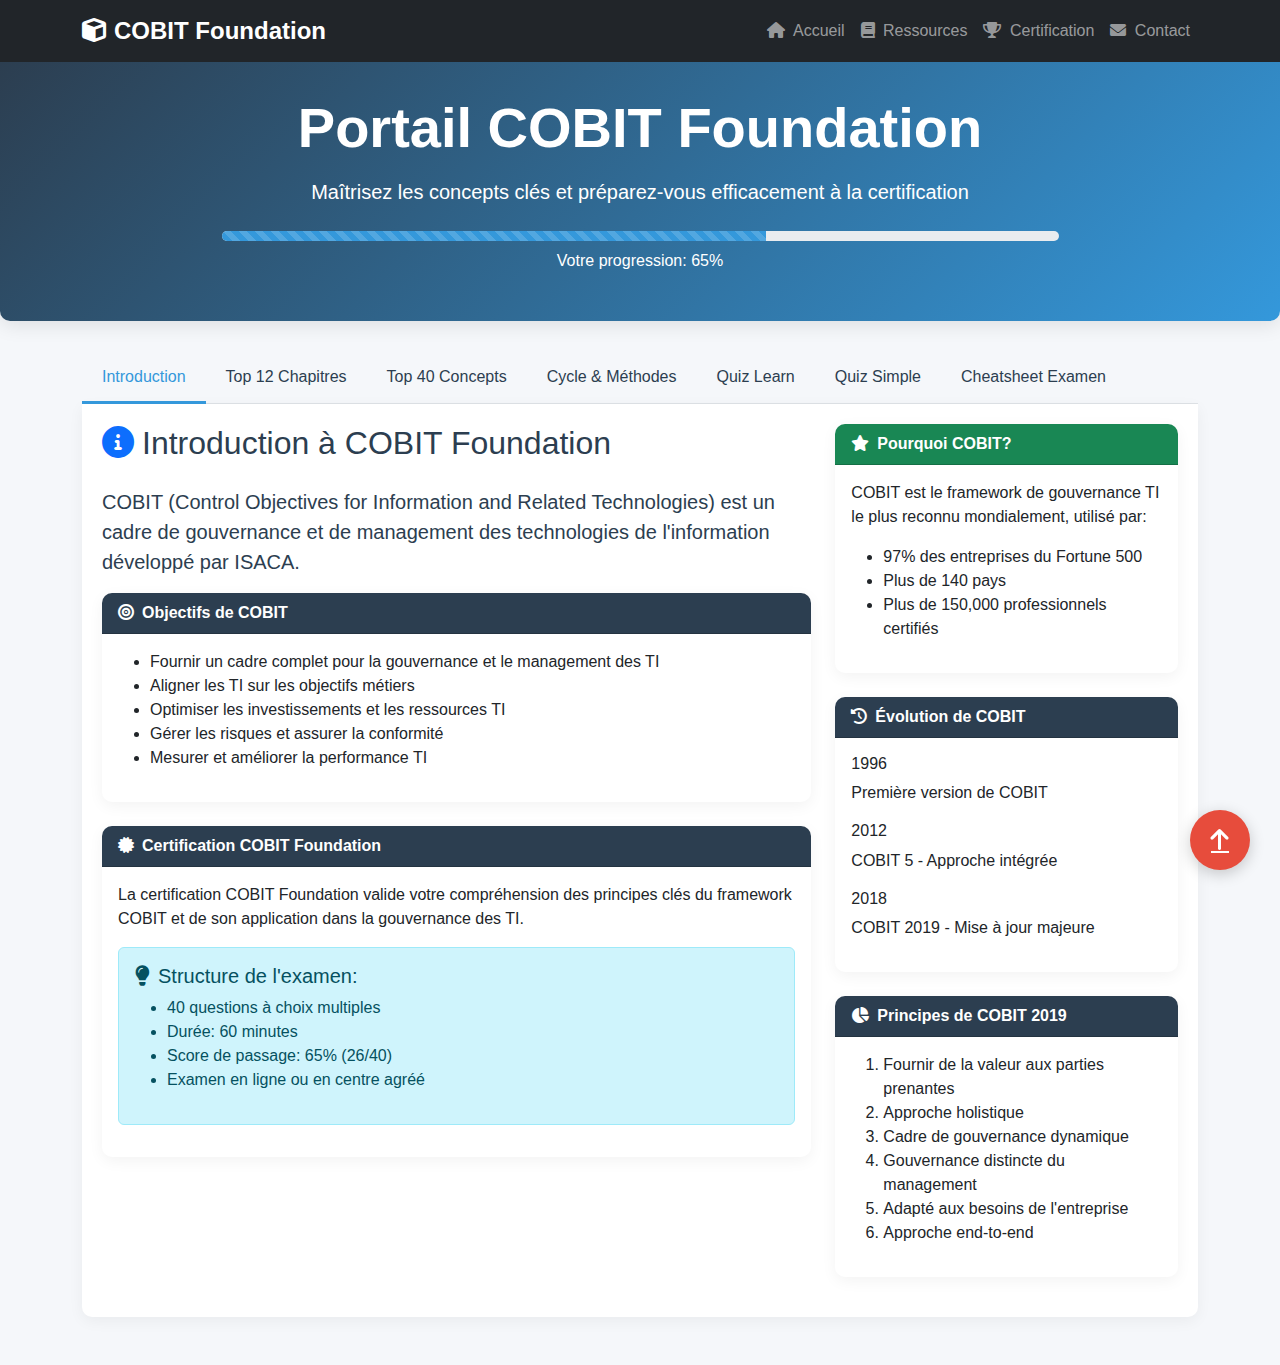
<file: COBIT/index.html>
<!DOCTYPE html>
<html lang="fr">
<head>
    <meta charset="UTF-8">
    <meta name="viewport" content="width=device-width, initial-scale=1.0">
    <title>Portail COBIT Foundation</title>
    <link href="https://cdn.jsdelivr.net/npm/bootstrap@5.3.0-alpha1/dist/css/bootstrap.min.css" rel="stylesheet">
    <link rel="stylesheet" href="https://cdnjs.cloudflare.com/ajax/libs/font-awesome/6.0.0/css/all.min.css">
    <style>
        :root {
            --primary-color: #2c3e50;
            --secondary-color: #3498db;
            --accent-color: #e74c3c;
            --light-color: #ecf0f1;
            --dark-color: #2c3e50;
        }
        
        body {
            font-family: 'Segoe UI', Tahoma, Geneva, Verdana, sans-serif;
            background-color: #f5f7fa;
            color: var(--dark-color);
        }
        
        .navbar-brand {
            font-weight: 700;
            font-size: 1.5rem;
        }
        
        .nav-link {
            font-weight: 500;
        }
        
        .dashboard-header {
            background: linear-gradient(135deg, var(--primary-color), var(--secondary-color));
            color: white;
            padding: 2rem 0;
            margin-bottom: 2rem;
            border-radius: 0 0 10px 10px;
            box-shadow: 0 4px 20px rgba(0, 0, 0, 0.1);
        }
        
        .card {
            border: none;
            border-radius: 10px;
            box-shadow: 0 4px 15px rgba(0, 0, 0, 0.05);
            transition: transform 0.3s ease, box-shadow 0.3s ease;
            margin-bottom: 20px;
        }
        
        .card:hover {
            transform: translateY(-5px);
            box-shadow: 0 10px 25px rgba(0, 0, 0, 0.1);
        }
        
        .card-header {
            background-color: var(--primary-color);
            color: white;
            border-radius: 10px 10px 0 0 !important;
            font-weight: 600;
        }
        
        .tab-content {
            padding: 20px;
            background-color: white;
            border-radius: 0 0 10px 10px;
            box-shadow: 0 4px 15px rgba(0, 0, 0, 0.05);
        }
        
        .nav-tabs .nav-link {
            color: var(--dark-color);
            font-weight: 500;
            border: none;
            padding: 12px 20px;
        }
        
        .nav-tabs .nav-link.active {
            color: var(--secondary-color);
            background-color: transparent;
            border-bottom: 3px solid var(--secondary-color);
        }
        
        .nav-tabs .nav-link:hover {
            border-color: transparent;
            color: var(--secondary-color);
        }
        
        .badge-cobit {
            background-color: var(--secondary-color);
            color: white;
        }
        
        .concept-card {
            border-left: 4px solid var(--secondary-color);
        }
        
        .quiz-question {
            margin-bottom: 20px;
            padding: 15px;
            background-color: var(--light-color);
            border-radius: 8px;
        }
        
        .quiz-option {
            padding: 10px;
            margin: 5px 0;
            cursor: pointer;
            border-radius: 5px;
            transition: all 0.3s;
        }
        
        .quiz-option:hover {
            background-color: #d6eaf8;
        }
        
        .quiz-option.selected {
            background-color: var(--secondary-color);
            color: white;
        }
        
        .quiz-option.correct {
            background-color: #2ecc71;
            color: white;
        }
        
        .quiz-option.incorrect {
            background-color: var(--accent-color);
            color: white;
        }
        
        .explanation {
            display: none;
            padding: 15px;
            margin-top: 10px;
            background-color: #f8f9fa;
            border-radius: 5px;
            border-left: 3px solid var(--secondary-color);
        }
        
        .wow-effect {
            animation: pulse 2s infinite;
        }
        
        @keyframes pulse {
            0% { transform: scale(1); }
            50% { transform: scale(1.05); }
            100% { transform: scale(1); }
        }
        
        .progress-bar-cobit {
            background-color: var(--secondary-color);
        }
        
        .cheatsheet-item {
            margin-bottom: 15px;
            padding: 15px;
            background-color: white;
            border-radius: 8px;
            box-shadow: 0 2px 5px rgba(0,0,0,0.05);
            border-left: 3px solid var(--secondary-color);
        }
        
        .floating-btn {
            position: fixed;
            bottom: 30px;
            right: 30px;
            z-index: 1000;
            width: 60px;
            height: 60px;
            border-radius: 50%;
            background-color: var(--accent-color);
            color: white;
            display: flex;
            align-items: center;
            justify-content: center;
            font-size: 24px;
            box-shadow: 0 4px 15px rgba(0, 0, 0, 0.2);
            cursor: pointer;
            transition: all 0.3s;
        }
        
        .floating-btn:hover {
            transform: scale(1.1);
            box-shadow: 0 6px 20px rgba(0, 0, 0, 0.3);
        }
    </style>
</head>
<body>
    <nav class="navbar navbar-expand-lg navbar-dark bg-dark">
        <div class="container">
            <a class="navbar-brand" href="#">
                <i class="fas fa-cube me-2"></i>COBIT Foundation
            </a>
            <button class="navbar-toggler" type="button" data-bs-toggle="collapse" data-bs-target="#navbarNav">
                <span class="navbar-toggler-icon"></span>
            </button>
            <div class="collapse navbar-collapse" id="navbarNav">
                <ul class="navbar-nav ms-auto">
                    <li class="nav-item">
                        <a class="nav-link" href="#"><i class="fas fa-home me-1"></i> Accueil</a>
                    </li>
                    <li class="nav-item">
                        <a class="nav-link" href="#"><i class="fas fa-book me-1"></i> Ressources</a>
                    </li>
                    <li class="nav-item">
                        <a class="nav-link" href="#"><i class="fas fa-trophy me-1"></i> Certification</a>
                    </li>
                    <li class="nav-item">
                        <a class="nav-link" href="#"><i class="fas fa-envelope me-1"></i> Contact</a>
                    </li>
                </ul>
            </div>
        </div>
    </nav>

    <header class="dashboard-header">
        <div class="container text-center">
            <h1 class="display-4 fw-bold mb-3 wow-effect">Portail COBIT Foundation</h1>
            <p class="lead">Maîtrisez les concepts clés et préparez-vous efficacement à la certification</p>
            <div class="d-flex justify-content-center mt-4">
                <div class="progress w-75" style="height: 10px;">
                    <div class="progress-bar progress-bar-cobit progress-bar-striped progress-bar-animated" role="progressbar" style="width: 65%;" aria-valuenow="65" aria-valuemin="0" aria-valuemax="100"></div>
                </div>
            </div>
            <p class="mt-2">Votre progression: 65%</p>
        </div>
    </header>

    <div class="container mb-5">
        <ul class="nav nav-tabs" id="cobitTabs" role="tablist">
            <li class="nav-item" role="presentation">
                <button class="nav-link active" id="intro-tab" data-bs-toggle="tab" data-bs-target="#intro" type="button" role="tab">Introduction</button>
            </li>
            <li class="nav-item" role="presentation">
                <button class="nav-link" id="chapters-tab" data-bs-toggle="tab" data-bs-target="#chapters" type="button" role="tab">Top 12 Chapitres</button>
            </li>
            <li class="nav-item" role="presentation">
                <button class="nav-link" id="concepts-tab" data-bs-toggle="tab" data-bs-target="#concepts" type="button" role="tab">Top 40 Concepts</button>
            </li>
            <li class="nav-item" role="presentation">
                <button class="nav-link" id="methods-tab" data-bs-toggle="tab" data-bs-target="#methods" type="button" role="tab">Cycle & Méthodes</button>
            </li>
            <li class="nav-item" role="presentation">
                <button class="nav-link" id="quiz-learn-tab" data-bs-toggle="tab" data-bs-target="#quiz-learn" type="button" role="tab">Quiz Learn</button>
            </li>
            <li class="nav-item" role="presentation">
                <button class="nav-link" id="quiz-simple-tab" data-bs-toggle="tab" data-bs-target="#quiz-simple" type="button" role="tab">Quiz Simple</button>
            </li>
            <li class="nav-item" role="presentation">
                <button class="nav-link" id="cheatsheet-tab" data-bs-toggle="tab" data-bs-target="#cheatsheet" type="button" role="tab">Cheatsheet Examen</button>
            </li>
        </ul>

        <div class="tab-content" id="cobitTabsContent">
            <div class="tab-pane fade show active" id="intro" role="tabpanel">
                <div class="row">
                    <div class="col-lg-8">
                        <h2 class="mb-4"><i class="fas fa-info-circle text-primary me-2"></i>Introduction à COBIT Foundation</h2>
                        <p class="lead">COBIT (Control Objectives for Information and Related Technologies) est un cadre de gouvernance et de management des technologies de l'information développé par ISACA.</p>
                        
                        <div class="card mb-4">
                            <div class="card-header">
                                <i class="fas fa-bullseye me-2"></i>Objectifs de COBIT
                            </div>
                            <div class="card-body">
                                <ul>
                                    <li>Fournir un cadre complet pour la gouvernance et le management des TI</li>
                                    <li>Aligner les TI sur les objectifs métiers</li>
                                    <li>Optimiser les investissements et les ressources TI</li>
                                    <li>Gérer les risques et assurer la conformité</li>
                                    <li>Mesurer et améliorer la performance TI</li>
                                </ul>
                            </div>
                        </div>
                        
                        <div class="card mb-4">
                            <div class="card-header">
                                <i class="fas fa-certificate me-2"></i>Certification COBIT Foundation
                            </div>
                            <div class="card-body">
                                <p>La certification COBIT Foundation valide votre compréhension des principes clés du framework COBIT et de son application dans la gouvernance des TI.</p>
                                <div class="alert alert-info">
                                    <h5><i class="fas fa-lightbulb me-2"></i>Structure de l'examen:</h5>
                                    <ul>
                                        <li>40 questions à choix multiples</li>
                                        <li>Durée: 60 minutes</li>
                                        <li>Score de passage: 65% (26/40)</li>
                                        <li>Examen en ligne ou en centre agréé</li>
                                    </ul>
                                </div>
                            </div>
                        </div>
                    </div>
                    
                    <div class="col-lg-4">
                        <div class="card mb-4 wow-effect">
                            <div class="card-header bg-success text-white">
                                <i class="fas fa-star me-2"></i>Pourquoi COBIT?
                            </div>
                            <div class="card-body">
                                <p>COBIT est le framework de gouvernance TI le plus reconnu mondialement, utilisé par:</p>
                                <ul>
                                    <li>97% des entreprises du Fortune 500</li>
                                    <li>Plus de 140 pays</li>
                                    <li>Plus de 150,000 professionnels certifiés</li>
                                </ul>
                            </div>
                        </div>
                        
                        <div class="card mb-4">
                            <div class="card-header">
                                <i class="fas fa-history me-2"></i>Évolution de COBIT
                            </div>
                            <div class="card-body">
                                <div class="timeline">
                                    <div class="timeline-item">
                                        <h6>1996</h6>
                                        <p>Première version de COBIT</p>
                                    </div>
                                    <div class="timeline-item">
                                        <h6>2012</h6>
                                        <p>COBIT 5 - Approche intégrée</p>
                                    </div>
                                    <div class="timeline-item">
                                        <h6>2018</h6>
                                        <p>COBIT 2019 - Mise à jour majeure</p>
                                    </div>
                                </div>
                            </div>
                        </div>
                        
                        <div class="card">
                            <div class="card-header">
                                <i class="fas fa-chart-pie me-2"></i>Principes de COBIT 2019
                            </div>
                            <div class="card-body">
                                <ol>
                                    <li>Fournir de la valeur aux parties prenantes</li>
                                    <li>Approche holistique</li>
                                    <li>Cadre de gouvernance dynamique</li>
                                    <li>Gouvernance distincte du management</li>
                                    <li>Adapté aux besoins de l'entreprise</li>
                                    <li>Approche end-to-end</li>
                                </ol>
                            </div>
                        </div>
                    </div>
                </div>
            </div>
            
          <div class="tab-pane fade" id="chapters" role="tabpanel">
    <h2 class="mb-4"><i class="fas fa-book-open text-primary me-2"></i>Top 12 des Chapitres COBIT</h2>
    <p class="lead">Les chapitres clés à maîtriser pour la certification COBIT Foundation. Chaque section offre un aperçu concis des points essentiels.</p>

    <div class="row">
        <div class="col-md-6 col-lg-4 mb-4">
            <div class="card h-100 shadow-sm border-0">
                <div class="card-header bg-primary text-white d-flex align-items-center">
                    <span class="badge bg-light text-primary me-2 rounded-pill fs-6">1</span> <h5 class="mb-0">Introduction à COBIT</h5>
                </div>
                <div class="card-body">
                    <p>Ce chapitre pose les bases de COBIT, un cadre de gouvernance et de gestion de l'information et de la technologie d'entreprise (EGIT). Il est crucial pour comprendre le rôle et l'importance des TI dans la réalisation des objectifs commerciaux.</p>
                    <h6>Points clés à retenir :</h6>
                    <ul>
                        <li><strong>Qu'est-ce que COBIT ?</strong> Un cadre flexible pour l'EGIT, aidant les organisations à créer de la valeur à partir des TI.</li>
                        <li><strong>Évolution de COBIT :</strong> Comprendre les grandes lignes de l'historique de COBIT, des versions précédentes (COBIT 5) aux nouveautés de COBIT 2019 (facteurs de conception, modèle de performance).</li>
                        <li><strong>Domaine d'application :</strong> COBIT couvre l'ensemble de l'entreprise, pas seulement la fonction informatique. Il s'aligne avec d'autres cadres (ITIL, ISO 27001, etc.).</li>
                        <li><strong>Distinction Gouvernance vs. Gestion :</strong>
                            <ul>
                                <li><strong>Gouvernance (EDM):</strong> Évaluer (Evaluate), Diriger (Direct), Surveiller (Monitor). C'est le rôle du conseil d'administration et de la haute direction.</li>
                                <li><strong>Gestion (PBRM):</strong> Planifier (Plan), Construire (Build), Exécuter (Run), Surveiller (Monitor). C'est le rôle de la direction exécutive et de l'IT.</li>
                            </ul>
                        </li>
                        <li><strong>Bénéfices de COBIT :</strong> Aide à optimiser la valeur des investissements IT, à gérer les risques liés aux TI et à répondre aux exigences de conformité.</li>
                    </ul>
                    <span class="badge bg-info mt-2">Fondamentaux</span>
                </div>
            </div>
        </div>

        <div class="col-md-6 col-lg-4 mb-4">
            <div class="card h-100 shadow-sm border-0">
                <div class="card-header bg-primary text-white d-flex align-items-center">
                    <span class="badge bg-light text-primary me-2 rounded-pill fs-6">2</span> <h5 class="mb-0">Principes de Gouvernance</h5>
                </div>
                <div class="card-body">
                    <p>Ce chapitre détaille les six principes fondamentaux qui sous-tendent un système de gouvernance efficace des TI, garantissant sa pertinence et son adaptabilité.</p>
                    <h6>Ces principes sont :</h6>
                    <ul>
                        <li><strong>1. Fournir de la valeur aux parties prenantes :</strong> Assurer que les TI contribuent à la création de valeur et à l'atteinte des objectifs stratégiques de l'entreprise.</li>
                        <li><strong>2. Approche holistique :</strong> Un système de gouvernance doit considérer tous les composants interdépendants (processus, structures, culture, informations, etc.) comme un tout intégré.</li>
                        <li><strong>3. Système de gouvernance dynamique :</strong> Le cadre doit être flexible et s'adapter aux changements de l'environnement interne et externe (technologies, régulations, stratégie).</li>
                        <li><strong>4. Gouvernance distincte du management :</strong> Rôles et responsabilités clairement séparés entre les activités de gouvernance (EDM) et de management (PBRM).</li>
                        <li><strong>5. Adapté aux besoins de l'entreprise :</strong> Le système de gouvernance doit être personnalisable pour répondre aux facteurs de conception spécifiques de chaque organisation.</li>
                        <li><strong>6. Couverture de bout en bout de l'entreprise :</strong> La gouvernance des TI doit être intégrée à la gouvernance globale de l'entreprise, et non rester isolée au sein du département IT.</li>
                    </ul>
                    <p>Ces principes sont essentiels pour la conception et la mise en œuvre d'un système de gouvernance qui soutient efficacement les objectifs d'une organisation.</p>
                    <span class="badge bg-warning text-dark mt-2">Important</span>
                </div>
            </div>
        </div>

        <div class="col-md-6 col-lg-4 mb-4">
            <div class="card h-100 shadow-sm border-0">
                <div class="card-header bg-primary text-white d-flex align-items-center">
                    <span class="badge bg-light text-primary me-2 rounded-pill fs-6">3</span> <h5 class="mb-0">Cadre de Référence</h5>
                </div>
                <div class="card-body">
                    <p>Ce chapitre décrit la structure et les composants du cadre COBIT 2019, illustrant comment il est organisé pour fournir une approche complète et intégrée de l'EGIT.</p>
                    <h6>Éléments clés de la structure :</h6>
                    <ul>
                        <li><strong>Le Modèle de Référence COBIT Core :</strong> Il contient les 40 objectifs de gouvernance et de management, regroupés en 5 domaines (1 domaine de Gouvernance et 4 domaines de Management).</li>
                        <li><strong>Objectifs de Gouvernance (EDM) :</strong> Évaluer, Diriger et Surveiller. Il n'y a qu'un seul domaine de gouvernance.</li>
                        <li><strong>Objectifs de Management (APO, BAI, DSS, MEA) :</strong>
                            <ul>
                                <li><strong>APO (Align, Plan and Organise) :</strong> Alignement, planification et organisation.</li>
                                <li><strong>BAI (Build, Acquire and Implement) :</strong> Construction, acquisition et mise en œuvre.</li>
                                <li><strong>DSS (Deliver, Service and Support) :</strong> Livraison, service et support.</li>
                                <li><strong>MEA (Monitor, Evaluate and Assess) :</strong> Surveillance, évaluation et appréciation.</li>
                            </ul>
                        </li>
                        <li><strong>Composants de Gouvernance :</strong> Les différents éléments qui contribuent au système de gouvernance (processus, structures, information, culture, etc.).</li>
                        <li><strong>Facteurs de Conception :</strong> Éléments contextuels qui influencent la conception du système de gouvernance.</li>
                    </ul>
                    <p>Comprendre cette structure est fondamental pour naviguer dans COBIT et appliquer ses principes et objectifs.</p>
                    <span class="badge bg-danger mt-2">Critique</span>
                </div>
            </div>
        </div>

        <div class="col-md-6 col-lg-4 mb-4">
            <div class="card h-100 shadow-sm border-0">
                <div class="card-header bg-primary text-white d-flex align-items-center">
                    <span class="badge bg-light text-primary me-2 rounded-pill fs-6">4</span> <h5 class="mb-0">Composants de Gouvernance</h5>
                </div>
                <div class="card-body">
                    <p>Ce chapitre explore les différents types de "composants" qui, ensemble, forment un système de gouvernance complet et intégré selon COBIT 2019.</p>
                    <h6>Types de Composants :</h6>
                    <ul>
                        <li><strong>Processus :</strong> L'ensemble des pratiques et activités pour atteindre les objectifs de gouvernance et de management. Chaque objectif de gouvernance/management est pris en charge par un processus.</li>
                        <li><strong>Structures Organisationnelles :</strong> Les entités au sein de l'entreprise qui prennent les décisions ou sont responsables des activités (ex: conseil d'administration, comité de direction IT).</li>
                        <li><strong>Principes, Politiques et Cadres :</strong> Les règles et directives pour guider le comportement et assurer la cohérence (ex: politique de sécurité, principes d'architecture).</li>
                        <li><strong>Information :</strong> Les données et informations nécessaires au fonctionnement de l'organisation et à la prise de décision (informations sur les clients, les performances, etc.).</li>
                        <li><strong>Culture, Éthique et Comportement :</strong> L'ensemble des valeurs, croyances et comportements attendus dans l'organisation qui influencent la gouvernance.</li>
                        <li><strong>Services, Infrastructures et Applications :</strong> Les capacités informatiques sous-jacentes qui soutiennent les activités de l'entreprise.</li>
                        <li><strong>Personnes, Compétences et Compétences :</strong> Les individus et leurs savoir-faire requis pour le fonctionnement efficace du système de gouvernance.</li>
                    </ul>
                    <p>Ces composants sont interdépendants et doivent être alignés pour que le système de gouvernance soit efficace.</p>
                    <span class="badge bg-warning text-dark mt-2">Important</span>
                </div>
            </div>
        </div>

        <div class="col-md-6 col-lg-4 mb-4">
            <div class="card h-100 shadow-sm border-0">
                <div class="card-header bg-primary text-white d-flex align-items-center">
                    <span class="badge bg-light text-primary me-2 rounded-pill fs-6">5</span> <h5 class="mb-0">Domaines et Objectifs</h5>
                </div>
                <div class="card-body">
                    <p>Ce chapitre est au cœur de COBIT 2019, détaillant les 40 objectifs de gouvernance et de management qui structurent le cadre. Ces objectifs sont regroupés en 5 domaines distincts.</p>
                    <h6>Les 5 Domaines d'Objectifs :</h6>
                    <ul>
                        <li><strong>EDM (Evaluate, Direct and Monitor) - Gouvernance (5 objectifs) :</strong>
                            <ul>
                                <li>EDM01: S'assurer de l'établissement et du maintien du cadre de gouvernance.</li>
                                <li>EDM02: S'assurer de la réalisation des bénéfices.</li>
                                <li>EDM03: S'assurer de l'optimisation des risques.</li>
                                <li>EDM04: S'assurer de l'optimisation des ressources.</li>
                                <li>EDM05: S'assurer de la transparence pour les parties prenantes.</li>
                            </ul>
                        </li>
                        <li><strong>APO (Align, Plan and Organise) - Management (14 objectifs) :</strong> Stratégie, architecture, gestion des parties prenantes, budget, RH, etc.</li>
                        <li><strong>BAI (Build, Acquire and Implement) - Management (11 objectifs) :</strong> Gestion des programmes, exigences, solutions, changements, connaissances, etc.</li>
                        <li><strong>DSS (Deliver, Service and Support) - Management (6 objectifs) :</strong> Gestion des opérations, demandes de service, incidents, problèmes, continuité, sécurité, etc.</li>
                        <li><strong>MEA (Monitor, Evaluate and Assess) - Management (4 objectifs) :</strong> Surveillance de la performance, conformité réglementaire, audits internes.</li>
                    </ul>
                    <p>Chaque objectif est détaillé avec des pratiques de gestion, des entrées/sorties, et des activités clés. La compréhension de ces objectifs est essentielle pour la certification.</p>
                    <span class="badge bg-danger mt-2">Critique</span>
                </div>
            </div>
        </div>

        <div class="col-md-6 col-lg-4 mb-4">
            <div class="card h-100 shadow-sm border-0">
                <div class="card-header bg-primary text-white d-flex align-items-center">
                    <span class="badge bg-light text-primary me-2 rounded-pill fs-6">6</span> <h5 class="mb-0">Performance Management</h5>
                </div>
                <div class="card-body">
                    <p>Ce chapitre explique comment la performance des processus de gouvernance et de management est mesurée et évaluée dans COBIT 2019, en s'appuyant sur des normes internationales.</p>
                    <h6>Points clés :</h6>
                    <ul>
                        <li><strong>Objectif :</strong> Évaluer si les objectifs de gouvernance et de management sont atteints et si les processus fonctionnent comme prévu pour créer de la valeur.</li>
                        <li><strong>Modèle de Capacité des Processus :</strong> COBIT 2019 utilise le modèle d'évaluation de la capacité des processus basé sur la norme ISO/IEC 33000 (anciennement ISO/IEC 15504 ou SPICE).</li>
                        <li><strong>Niveaux de Capacité (0 à 5) :</strong>
                            <ul>
                                <li><strong>0 (Incomplet) :</strong> Le processus n'est pas implémenté ou ne parvient pas à atteindre son objectif.</li>
                                <li><strong>1 (Exécuté) :</strong> Le processus est implémenté et atteint son objectif.</li>
                                <li><strong>2 (Géré) :</strong> Le processus est planifié, surveillé et ajusté ; les résultats sont établis et contrôlés.</li>
                                <li><strong>3 (Établi) :</strong> Le processus est mis en œuvre à l'aide d'un processus défini, qui est adapté aux besoins de l'organisation.</li>
                                <li><strong>4 (Prévisible) :</strong> Le processus est exécuté de manière cohérente dans des limites définies.</li>
                                <li><strong>5 (Optimisation) :</strong> Le processus est continuellement amélioré pour atteindre ses objectifs actuels et futurs.</li>
                            </ul>
                        </li>
                        <li><strong>Niveaux de Maturité :</strong> Mesure la maturité de l'entreprise dans son ensemble, en tenant compte des objectifs de gouvernance, des facteurs de conception et des compétences.</li>
                    </ul>
                    <span class="badge bg-info mt-2">Fondamentaux</span>
                </div>
            </div>
        </div>

        <div class="col-md-6 col-lg-4 mb-4">
				<div class="card h-100 shadow-sm border-0">
					<div class="card-header bg-primary text-white d-flex align-items-center">
						<span class="badge bg-light text-primary me-2 rounded-pill fs-6">7</span> <h5 class="mb-0">Design Factors</h5>
					</div>
					<div class="card-body">
						<p>Les facteurs de conception sont une nouveauté majeure de COBIT 2019. Ils permettent aux organisations de personnaliser leur système de gouvernance des TI en fonction de leur contexte unique.</p>
						<h6>Exemples de Facteurs de Conception :</h6>
						<ul>
							<li><strong>Stratégie de l'entreprise :</strong> La stratégie de l'organisation (ex: croissance, innovation, optimisation des coûts) influence les priorités de gouvernance.</li>
							<li><strong>Objectifs d'entreprise :</strong> Les objectifs spécifiques que l'entreprise cherche à atteindre (ex: augmenter la part de marché, améliorer la satisfaction client).</li>
							<li><strong>Profil de risque :</strong> Le niveau de risque que l'entreprise est prête à accepter ou à gérer dans ses activités liées aux TI.</li>
							<li><strong>Paysage des menaces :</strong> La nature et la gravité des menaces externes et internes pesant sur les TI (ex: cyberattaques, pannes de système).</li>
							<li><strong>Exigences de conformité :</strong> Les réglementations, lois et politiques auxquelles l'organisation doit se conformer (ex: RGPD, PCI DSS).</li>
							<li><strong>Rôle des TI dans l'entreprise :</strong> Les TI sont-elles un support (cost centre) ou un partenaire stratégique (value creator) ?</li>
							<li><strong>Modèle de sourcing des TI :</strong> Utilisation de l'interne, de l'externalisation, du cloud, etc.</li>
							<li><strong>Méthodologies de mise en œuvre des TI :</strong> Agile, DevOps, waterfall.</li>
							<li><strong>Taille de l'entreprise.</strong></li>
						</ul>
						<p>Ces facteurs aident à sélectionner et à pondérer les objectifs de gouvernance et de management les plus pertinents pour une organisation donnée.</p>
						<span class="badge bg-warning text-dark mt-2">Important</span>
					</div>
				</div>
			</div>

			<div class="col-md-6 col-lg-4 mb-4">
				<div class="card h-100 shadow-sm border-0">
					<div class="card-header bg-primary text-white d-flex align-items-center">
						<span class="badge bg-light text-primary me-2 rounded-pill fs-6">8</span> <h5 class="mb-0">Mise en Œuvre</h5>
					</div>
					<div class="card-body">
						<p>Ce chapitre guide les organisations à travers les étapes de la mise en œuvre d'un système de gouvernance basé sur COBIT. Il s'agit d'une approche itérative et structurée.</p>
						<h6>Les 7 Phases de Mise en Œuvre :</h6>
						<ul>
							<li><strong>1. Identifier le périmètre et le mandat :</strong> Définir clairement les objectifs et les attentes de l'initiative de gouvernance.</li>
							<li><strong>2. Analyser l'environnement actuel :</strong> Évaluer la situation existante de la gouvernance des TI et identifier les lacunes.</li>
							<li><strong>3. Planifier la feuille de route :</strong> Définir les objectifs à atteindre, les actions à entreprendre et les ressources nécessaires.</li>
							<li><strong>4. Mettre en œuvre :</strong> Réaliser les changements planifiés, en se concentrant sur les quick wins et les priorités.</li>
							<li><strong>5. Évaluer le progrès :</strong> Mesurer l'efficacité des changements apportés et l'atteinte des objectifs.</li>
							<li><strong>6. Maintenir et Améliorer :</strong> Assurer la pérennité du système de gouvernance et l'améliorer continuellement.</li>
							<li><strong>7. Étendre :</strong> Appliquer la gouvernance à d'autres domaines ou approfondir les initiatives existantes.</li>
						</ul>
						<p>L'approche de mise en œuvre de COBIT est cyclique, encourageant l'amélioration continue et l'adaptation.</p>
						<span class="badge bg-info mt-2">Fondamentaux</span>
					</div>
				</div>
			</div>

			<div class="col-md-6 col-lg-4 mb-4">
				<div class="card h-100 shadow-sm border-0">
					<div class="card-header bg-primary text-white d-flex align-items-center">
						<span class="badge bg-light text-primary me-2 rounded-pill fs-6">9</span> <h5 class="mb-0">Cas d'Utilisation</h5>
					</div>
					<div class="card-body">
						<p>Ce chapitre présente des exemples concrets d'application de COBIT pour relever des défis spécifiques ou soutenir des initiatives stratégiques au sein d'une organisation.</p>
						<h6>Exemples de Cas d'Utilisation :</h6>
						<ul>
							<li><strong>Transformation numérique :</strong> Utiliser COBIT pour aligner les initiatives numériques avec la stratégie globale et gérer les risques associés.</li>
							<li><strong>Gestion de la sécurité de l'information :</strong> Appliquer COBIT (notamment les objectifs liés à la sécurité, comme DSS05 Gérer la sécurité) pour établir un cadre de gouvernance de la cybersécurité.</li>
							<li><strong>Gestion des risques informatiques :</strong> Intégrer les pratiques de gestion des risques (APO12 Gérer les risques, EDM03 S'assurer de l'optimisation des risques) pour identifier, évaluer et atténuer les menaces.</li>
							<li><strong>Conformité réglementaire :</strong> Utiliser COBIT pour démontrer et assurer la conformité aux lois et régulations spécifiques (ex: RGPD, SOX, HIPAA).</li>
							<li><strong>Optimisation des coûts TI :</strong> Appliquer COBIT pour rationaliser les opérations, réduire les gaspillages et s'assurer que les investissements TI génèrent un retour sur investissement optimal.</li>
							<li><strong>Amélioration des processus opérationnels :</strong> Utiliser les objectifs de management (APO, BAI, DSS, MEA) pour améliorer l'efficacité et l'efficience des services TI.</li>
							<li><strong>Intégration de cadres :</strong> COBIT peut servir de cadre "parapluie" pour intégrer et harmoniser d'autres cadres (ITIL, PMBOK, PRINCE2, CMMI) au sein de l'organisation.</li>
						</ul>
						<p>Ces cas illustrent la flexibilité de COBIT et sa capacité à être adapté à divers contextes et besoins.</p>
						<span class="badge bg-success mt-2">Pratique</span>
					</div>
				</div>
			</div>

			<div class="col-md-6 col-lg-4 mb-4">
				<div class="card h-100 shadow-sm border-0">
					<div class="card-header bg-primary text-white d-flex align-items-center">
						<span class="badge bg-light text-primary me-2 rounded-pill fs-6">10</span> <h5 class="mb-0">Évaluation de la Maturité</h5>
					</div>
					<div class="card-body">
						<p>Ce chapitre aborde les méthodes d'évaluation de la maturité et des capacités des processus au sein d'une organisation, crucial pour identifier les forces et les faiblesses.</p>
						<h6>Concepts Clés :</h6>
						<ul>
							<li><strong>Modèle de Maturité de la Gouvernance :</strong> Évalue l'état actuel et désiré de la gouvernance des TI à l'échelle de l'entreprise.</li>
							<li><strong>Niveaux de Maturité (souvent de 0 à 5) :</strong>
								<ul>
									<li><strong>0 (Non-existent) :</strong> Absence totale de processus.</li>
									<li><strong>1 (Initial/Ad Hoc) :</strong> Processus chaotiques, résultats imprévisibles.</li>
									<li><strong>2 (Répétable mais intuitif) :</strong> Processus basiques sont suivis, mais dépendent des individus.</li>
									<li><strong>3 (Défini) :</strong> Processus documentés et standardisés.</li>
									<li><strong>4 (Géré quantitativement) :</strong> Processus mesurés et contrôlés statistiquement.</li>
									<li><strong>5 (Optimisé) :</strong> Amélioration continue du processus par des innovations.</li>
								</ul>
							</li>
							<li><strong>Évaluation des Capacités des Processus (ISO/IEC 33000) :</strong> Mesure la capacité d'un processus spécifique à atteindre ses objectifs, avec des niveaux de 0 à 5 (voir Chapitre 6).</li>
							<li><strong>Importance :</strong> L'évaluation permet aux organisations de comprendre où elles se situent, d'établir des objectifs d'amélioration réalistes et de mesurer les progrès au fil du temps.</li>
							<li><strong>Outils et Méthodes :</strong> Utilisation d'audits, d'entretiens et d'évaluations formelles pour déterminer les niveaux de maturité/capacité.</li>
						</ul>
						<span class="badge bg-warning text-dark mt-2">Important</span>
					</div>
				</div>
			</div>

			<div class="col-md-6 col-lg-4 mb-4">
				<div class="card h-100 shadow-sm border-0">
					<div class="card-header bg-primary text-white d-flex align-items-center">
						<span class="badge bg-light text-primary me-2 rounded-pill fs-6">11</span> <h5 class="mb-0">Gestion des Risques</h5>
					</div>
					<div class="card-body">
						<p>La gestion des risques est une composante essentielle de la gouvernance des TI. Ce chapitre explique comment COBIT intègre la gestion des risques pour protéger et créer de la valeur pour l'entreprise.</p>
						<h6>Intégration de la Gestion des Risques dans COBIT :</h6>
						<ul>
							<li><strong>EDM03 (S'assurer de l'optimisation des risques) :</strong> Un objectif de gouvernance clé qui met l'accent sur l'intégration de la gestion des risques au niveau stratégique.</li>
							<li><strong>APO12 (Gérer les risques) :</strong> Un objectif de management qui décrit les activités opérationnelles de gestion des risques (identification, évaluation, réponse, surveillance).</li>
							<li><strong>Cadre de Gestion des Risques :</strong> COBIT propose un cadre pour la gestion des risques informatiques, incluant :
								<ul>
									<li><strong>Identification des risques :</strong> Identifier les menaces et vulnérabilités.</li>
									<li><strong>Évaluation des risques :</strong> Analyser la probabilité et l'impact.</li>
									<li><strong>Réponse aux risques :</strong> Définir des stratégies (accepter, éviter, réduire, transférer).</li>
									<li><strong>Surveillance des risques :</strong> Suivre les risques et l'efficacité des contrôles.</li>
								</ul>
							</li>
							<li><strong>Types de Risques TI :</strong> Opérationnels, de sécurité, de conformité, de projet, de performance, financiers.</li>
							<li><strong>Importance :</strong> Une gestion proactive des risques aide à minimiser les perturbations, à protéger les actifs d'information et à soutenir la continuité des activités.</li>
						</ul>
						<span class="badge bg-danger mt-2">Critique</span>
					</div>
				</div>
			</div>

			<div class="col-md-6 col-lg-4 mb-4">
				<div class="card h-100 shadow-sm border-0">
					<div class="card-header bg-primary text-white d-flex align-items-center">
						<span class="badge bg-light text-primary me-2 rounded-pill fs-6">12</span> <h5 class="mb-0">Préparation à l'Examen</h5>
					</div>
					<div class="card-body">
						<p>Ce chapitre fournit des conseils pratiques et des stratégies pour maximiser vos chances de succès à l'examen de certification COBIT 2019 Foundation.</p>
						<h6>Conseils pour l'Examen :</h6>
						<ul>
							<li><strong>Comprendre le format :</strong> L'examen COBIT Foundation est un QCM de 40 questions, à compléter en 60 minutes. Un score de 65% (26 bonnes réponses) est requis pour réussir.</li>
							<li><strong>Maîtriser les définitions clés :</strong> Une bonne connaissance du vocabulaire COBIT (gouvernance, management, objectifs, composants, etc.) est essentielle.</li>
							<li><strong>Focus sur la distinction Gouvernance/Management :</strong> C'est un concept fondamental souvent testé.</li>
							<li><strong>Apprendre la cascade des objectifs :</strong> Comprendre comment les objectifs d'entreprise se traduisent en objectifs liés aux TI, puis en objectifs de gouvernance et de management.</li>
							<li><strong>Connaître les 6 principes de gouvernance :</strong> Être capable de les nommer et de les expliquer.</li>
							<li><strong>Identifier les objectifs de chaque domaine (EDM, APO, BAI, DSS, MEA) :</strong> Vous n'avez pas besoin de mémoriser les 40 objectifs par cœur, mais sachez à quel domaine chaque type d'activité appartient.</li>
							<li><strong>Comprendre les Facteurs de Conception :</strong> Leur rôle et leur application pour personnaliser COBIT.</li>
							<li><strong>S'entraîner avec des questions :</strong> Utilisez les quiz "simple" et "learn" pour vous familiariser avec le type de questions.</li>
							<li><strong>Gérer votre temps :</strong> Entraînez-vous à répondre dans le temps imparti.</li>
							<li><strong>Réviser les explications :</strong> Ne vous contentez pas de mémoriser les réponses, comprenez les justifications.</li>
							<li><strong>Utiliser les ressources officielles :</strong> Le manuel COBIT 2019 et les guides d'ISACA sont vos meilleures sources.</li>
						</ul>
						<span class="badge bg-success mt-2">Pratique</span>
					</div>
				</div>
			</div>
		</div>
	</div>
            
           <div class="tab-pane fade" id="concepts" role="tabpanel">
    <h2 class="mb-4"><i class="fas fa-lightbulb text-primary me-2"></i>Top 40 des Concepts COBIT</h2>
    <p class="lead">Les concepts essentiels à connaître pour maîtriser COBIT Foundation. Approfondissez chaque définition pour une meilleure compréhension.</p>
    
    <div id="concepts-list" class="row">
        <div class="col-12 text-center my-5" id="loading-concepts" style="display: none;">
            <div class="spinner-border text-primary" role="status">
                <span class="visually-hidden">Chargement des concepts...</span>
            </div>
            <p class="mt-2">Chargement des concepts...</p>
        </div>
    </div>
    
    <div class="text-center mt-4" id="load-more-container">
        <button class="btn btn-primary btn-lg" id="loadMoreConceptsBtn"><i class="fas fa-plus-circle me-2"></i>Afficher plus de concepts</button>
    </div>

  
</div>
            
<div class="tab-pane fade" id="methods" role="tabpanel">
  <h1 class="mb-4 text-primary">
    <i class="fas fa-cogs me-2"></i>COBIT 2019 : Cycle de Vie, Domaines, Bonnes Pratiques et Gouvernance IT
  </h1>

  <p class="lead">
    Découvrez <strong>COBIT 2019</strong>, le référentiel de gouvernance IT incontournable développé par l'ISACA. Apprenez comment il aide les organisations à optimiser la <strong>valeur de la technologie</strong>, à garantir la <strong>conformité</strong>, à améliorer la <strong>performance informatique</strong> et à maîtriser les <strong>risques IT</strong>.
  </p>

  <p>
    Le cadre COBIT 2019 repose sur sept composantes clés : les processus, les structures organisationnelles, les flux d’information, la culture, les services, les compétences, et l’infrastructure. Il est articulé autour d’un <strong>cycle de gouvernance IT</strong> complet qui assure cohérence, alignement stratégique et amélioration continue pour toute organisation numérique.
  </p>

  <div class="alert alert-info">
    <strong>À noter :</strong> COBIT 2019 met l'accent sur la <strong>personnalisation</strong> et la <strong>hiérarchisation</strong> des priorités métier, rendant son cycle de gouvernance adaptable et pertinent pour toutes les entreprises souhaitant une gestion IT efficace.
  </div>

  ---

  <div class="row">
    <div class="col-lg-6">
      <div class="card mb-4 shadow-sm">
        <div class="card-header bg-primary text-white">
          <h2 class="h5 mb-0"><i class="fas fa-sync-alt me-2"></i>Cycle de Gouvernance COBIT 2019 – Étapes Détaillées</h2>
        </div>
        <div class="card-body">
          <ol class="list-group list-group-numbered">
            <li class="list-group-item">
              <strong>1. Identifier les parties prenantes et leurs besoins (Quoi & Pourquoi)</strong><br>
              <em>Objectif :</em> Déterminer les attentes stratégiques du conseil d’administration, de la direction métier, des clients internes et des autorités réglementaires.
              <ul>
                <li>Analyse de l’environnement externe (PESTEL, SWOT IT)</li>
                <li>Exemple : Attentes de la CNIL pour le RGPD en matière de <strong>gouvernance des données</strong></li>
                <li>Produit : Plan de valeur cible aligné sur les résultats métier</li>
              </ul>
              <span class="badge bg-primary">EDM (Evaluer, Diriger, Monitorer)</span>
            </li>
            <li class="list-group-item">
              <strong>2. Définir les objectifs de gouvernance IT (Quoi)</strong><br>
              <em>Objectif :</em> Décomposer les attentes en objectifs mesurables, en utilisant les 40 objectifs de gouvernance COBIT 2019.
              <ul>
                <li>Outils : Balanced Scorecard, cascade d’objectifs COBIT</li>
                <li>Exemple : Atteindre une couverture de sauvegarde de 99,9 % pour la <strong>résilience des systèmes IT</strong></li>
              </ul>
              <span class="badge bg-primary">APO (Aligner, Planifier, Organiser)</span>
            </li>
            <li class="list-group-item">
              <strong>3. Concevoir le système de gouvernance et de gestion (Comment)</strong><br>
              <em>Objectif :</em> Définir les rôles, responsabilités, processus et outils nécessaires pour atteindre les objectifs de gouvernance.
              <ul>
                <li>Répartition RACI sur les rôles : CIO, RSSI, DAF, métiers</li>
                <li>Choix des processus à prioriser selon l’analyse de capacité et de maturité</li>
              </ul>
              <span class="badge bg-primary">BAI (Construire, Acquérir, Implémenter)</span>
            </li>
            <li class="list-group-item">
              <strong>4. Implémenter les solutions et pratiques (Faire)</strong><br>
              <em>Objectif :</em> Mettre en place les processus, outils et actions pour gouverner l’IT de manière opérationnelle.
              <ul>
                <li>Déploiement de procédures ITIL, automatisation DevOps</li>
                <li>Exemple : Implémentation d’un système de ticketing centralisé pour la <strong>gestion des services IT</strong></li>
              </ul>
              <span class="badge bg-primary">DSS (Délivrer, Servir, Supporter)</span>
            </li>
            <li class="list-group-item">
              <strong>5. Surveiller la performance et la conformité IT (Vérifier)</strong><br>
              <em>Objectif :</em> Évaluer en continu les processus, les risques et les performances via des KPIs pertinents.
              <ul>
                <li>Outils : SIEM, tableaux de bord de <strong>performance IT</strong>, audits internes</li>
                <li>Exemple : Tableau de bord des incidents de sécurité pour la <strong>cybersécurité</strong></li>
              </ul>
              <span class="badge bg-primary">MEA (Mesurer, Évaluer, Apprécier)</span>
            </li>
            <li class="list-group-item">
              <strong>6. Corriger et ajuster le système de gouvernance (Agir)</strong><br>
              <em>Objectif :</em> Identifier les causes racines des non-conformités, et corriger avec des plans d’action adaptés.
              <ul>
                <li>Utilisation d’analyses PDCA, audits croisés</li>
                <li>Exemple : Plan d’action après un audit ISO 27001 pour l'<strong>amélioration continue</strong></li>
              </ul>
              <span class="badge bg-primary">EDM (Evaluer, Diriger, Monitorer)</span>
            </li>
            <li class="list-group-item">
              <strong>7. Maintenir et améliorer continuellement la gouvernance IT</strong><br>
              <em>Objectif :</em> S’assurer que le système reste adapté à l’évolution du SI, de la réglementation et des objectifs métier.
              <ul>
                <li>Exemple : Revue annuelle du modèle de gouvernance</li>
                <li>Mise à jour continue de la <strong>cartographie des risques IT</strong></li>
              </ul>
              <span class="badge bg-primary">TOUS les domaines</span>
            </li>
          </ol>
        </div>
      </div>

      ---

      <div class="card mb-4 shadow-sm">
        <div class="card-header bg-primary text-white">
          <h2 class="h5 mb-0"><i class="fas fa-project-diagram me-2"></i>Les 5 Domaines de Processus COBIT 2019 et leurs Objectifs</h2>
        </div>
        <div class="card-body">
          <p>
            Chaque domaine de COBIT 2019 regroupe des objectifs de gestion et de gouvernance spécifiques pour une <strong>gestion IT complète</strong>.
          </p>

          <div class="accordion" id="processAccordion">
            <div class="accordion-item">
              <h2 class="accordion-header">
                <button class="accordion-button" type="button" data-bs-toggle="collapse" data-bs-target="#collapseEDM">
                  <strong>EDM – Evaluar, Diriger, Monitorer (Gouvernance stratégique)</strong>
                </button>
              </h2>
              <div id="collapseEDM" class="accordion-collapse collapse show" data-bs-parent="#processAccordion">
                <div class="accordion-body">
                  <p><strong>Rôle :</strong> Superviser, diriger et évaluer la performance et la conformité globale de l'IT pour une <strong>création de valeur optimale</strong>.</p>
                  <ul>
                    <li>EDM01 : Définir et maintenir le cadre de gouvernance d’entreprise IT</li>
                    <li>EDM02 : Optimiser la création de valeur</li>
                    <li>EDM03 : Gérer les <strong>risques d’entreprise IT</strong></li>
                    <li>EDM04 : Assurer l’utilisation optimisée des ressources</li>
                    <li>EDM05 : Assurer la conformité et la transparence</li>
                  </ul>
                </div>
              </div>
            </div>

            <div class="accordion-item">
              <h2 class="accordion-header">
                <button class="accordion-button collapsed" type="button" data-bs-toggle="collapse" data-bs-target="#collapseAPO">
                  <strong>APO – Aligner, Planifier, Organiser (Alignement stratégique et organisationnel)</strong>
                </button>
              </h2>
              <div id="collapseAPO" class="accordion-collapse collapse" data-bs-parent="#processAccordion">
                <div class="accordion-body">
                  <p><strong>Rôle :</strong> Assurer que la stratégie IT est alignée avec les objectifs métier et que les ressources sont correctement planifiées et organisées.</p>
                  <ul>
                    <li>APO01 : Définir le cadre de gestion</li>
                    <li>APO02 : Définir la stratégie IT</li>
                    <li>APO03 : Gérer l’architecture d’entreprise</li>
                    <li>APO04 : Gérer les innovations</li>
                    <li>APO05 : Gérer le portefeuille IT</li>
                    <li>APO06 : Gérer le budget et les coûts IT</li>
                    <li>APO07 : Gérer les ressources humaines IT</li>
                    <li>APO08 : Gérer les relations avec les parties prenantes</li>
                    <li>APO09 : Gérer les fournisseurs</li>
                  </ul>
                </div>
              </div>
            </div>

            <div class="accordion-item">
              <h2 class="accordion-header">
                <button class="accordion-button collapsed" type="button" data-bs-toggle="collapse" data-bs-target="#collapseBAI">
                  <strong>BAI – Construire, Acquérir et Implémenter (Développement et déploiement)</strong>
                </button>
              </h2>
              <div id="collapseBAI" class="accordion-collapse collapse" data-bs-parent="#processAccordion">
                <div class="accordion-body">
                  <p><strong>Rôle :</strong> Traduire les besoins métiers en solutions IT concrètes et efficaces, de la conception à la mise en production.</p>
                  <ul>
                    <li>BAI01 : Gérer les programmes et projets</li>
                    <li>BAI02 : Gérer la définition des exigences</li>
                    <li>BAI03 : Gérer l'identification et la conception de solutions</li>
                    <li>BAI04 : Gérer la disponibilité et la capacité</li>
                    <li>BAI05 : Gérer l'organisation des changements</li>
                    <li>BAI06 : Gérer les changements</li>
                    <li>BAI07 : Gérer l'acceptation et la mise en production</li>
                    <li>BAI08 : Gérer les connaissances</li>
                    <li>BAI09 : Gérer les actifs</li>
                    <li>BAI10 : Gérer la configuration</li>
                  </ul>
                </div>
              </div>
            </div>

            <div class="accordion-item">
              <h2 class="accordion-header">
                <button class="accordion-button collapsed" type="button" data-bs-toggle="collapse" data-bs-target="#collapseDSS">
                  <strong>DSS – Délivrer, Servir et Supporter (Opérations et support IT)</strong>
                </button>
              </h2>
              <div id="collapseDSS" class="accordion-collapse collapse" data-bs-parent="#processAccordion">
                <div class="accordion-body">
                  <p><strong>Rôle :</strong> Assurer la livraison des services IT, leur disponibilité et le support opérationnel quotidien pour garantir la continuité des activités.</p>
                  <ul>
                    <li>DSS01 : Gérer les opérations</li>
                    <li>DSS02 : Gérer les requêtes de service et les incidents</li>
                    <li>DSS03 : Gérer les problèmes</li>
                    <li>DSS04 : Gérer la continuité</li>
                    <li>DSS05 : Gérer les services de sécurité</li>
                    <li>DSS06 : Gérer les contrôles des processus opérationnels</li>
                  </ul>
                </div>
              </div>
            </div>

            <div class="accordion-item">
              <h2 class="accordion-header">
                <button class="accordion-button collapsed" type="button" data-bs-toggle="collapse" data-bs-target="#collapseMEA">
                  <strong>MEA – Mesurer, Évaluer et Apprécier (Surveillance et évaluation)</strong>
                </button>
              </h2>
              <div id="collapseMEA" class="accordion-collapse collapse" data-bs-parent="#processAccordion">
                <div class="accordion-body">
                  <p><strong>Rôle :</strong> Assurer le suivi de la performance, la conformité et l'efficacité du système de gouvernance et de gestion de l'IT.</p>
                  <ul>
                    <li>MEA01 : Surveiller, évaluer et apprécier la performance</li>
                    <li>MEA02 : Surveiller, évaluer et apprécier le système de contrôle interne</li>
                    <li>MEA03 : Surveiller, évaluer et apprécier la conformité aux exigences externes</li>
                  </ul>
                </div>
              </div>
            </div>
          </div>
        </div>
      </div>
    </div>

    <div class="col-lg-6">
      <div class="row">
        <div class="col-md-12">
          <div class="card border-info mb-4 shadow-sm">
            <div class="card-header bg-info text-white">
              <h2 class="h5 mb-0">🔗 Intégration de COBIT 2019 avec ITIL, ISO 27001 et PMBOK</h2>
            </div>
            <div class="card-body">
              <p>COBIT 2019 excelle dans l'intégration avec d'autres cadres de référence, offrant une <strong>gouvernance IT unifiée</strong> :</p>
              <ul>
                <li><strong>ITIL :</strong> Complémentarité parfaite pour la <strong>gestion des services IT</strong> (ex : DSS02 pour la gestion des incidents).</li>
                <li><strong>ISO 27001 :</strong> Fondamental pour la <strong>sécurité de l’information</strong> et le management des risques (ex : DSS05, EDM03).</li>
                <li><strong>PMBOK :</strong> Essentiel pour une <strong>gestion de projets IT</strong> efficace et structurée (ex : BAI01).</li>
              </ul>
              <p>Cette synergie favorise une gouvernance intégrée, efficace et reconnue à l’international, maximisant la <strong>valeur métier de l'IT</strong>.</p>
            </div>
          </div>
        </div>

        <div class="col-md-12">
          <div class="card border-success mb-4 shadow-sm">
            <div class="card-header bg-success text-white">
              <h2 class="h5 mb-0">🛠️ Outils technologiques pour l'implémentation de COBIT 2019</h2>
            </div>
            <div class="card-body">
              <p>Pour automatiser et surveiller l'application des principes COBIT au quotidien :</p>
              <ul>
                <li><strong>Power BI / Grafana :</strong> Pour visualiser en temps réel les <strong>indicateurs de performance (KPI) IT</strong> et de gouvernance.</li>
                <li><strong>JIRA / ServiceNow :</strong> Pour la gestion des processus opérationnels et de développement (DSS, BAI).</li>
                <li><strong>Open-AudIT / GLPI :</strong> Pour un suivi précis des actifs IT et de la <strong>gestion de configuration</strong> (BAI09, BAI10).</li>
              </ul>
              <p>L’usage judicieux de ces outils facilite grandement la mise en œuvre des pratiques COBIT, offrant une visibilité et une réactivité accrues.</p>
            </div>
          </div>
        </div>

        <div class="col-md-12">
          <div class="card mb-4 shadow-sm">
            <div class="card-header bg-primary text-white">
              <h2 class="h5 mb-0"><i class="fas fa-check-circle me-2"></i>10 Bonnes Pratiques COBIT 2019 – Recommandations Avancées</h2>
            </div>
            <div class="card-body">
              <p>
                Ces bonnes pratiques sont essentielles pour une <strong>gouvernance IT robuste</strong> et sont applicables à tous les domaines COBIT.
              </p>
              <ul class="list-group list-group-flush">
                <li class="list-group-item">
                  🔍 <strong>Analyser régulièrement les attentes des parties prenantes</strong><br>
                  <small>Assurez-vous que les décisions IT sont toujours alignées avec les priorités des clients, partenaires et régulateurs pour une <strong>gouvernance agile</strong>.</small>
                </li>
                <li class="list-group-item">
                  🎯 <strong>Établir une cartographie claire des objectifs</strong><br>
                  <small>Reliez les objectifs métier aux objectifs IT pour assurer cohérence, mesure d’impact et <strong>création de valeur</strong>.</small>
                </li>
                <li class="list-group-item">
                  🔐 <strong>Incorporer la sécurité dès la conception (Security by Design)</strong><br>
                  <small>Appliquez les principes "Security by Design" et "Privacy by Design" dans tous les projets IT pour une <strong>cybersécurité renforcée</strong>.</small>
                </li>
                <li class="list-group-item">
                  📈 <strong>Mesurer avec des indicateurs précis (KGI/KPI)</strong><br>
                  <small>Adoptez des métriques standardisées pour chaque objectif de performance et de conformité pour un <strong>suivi efficace de la performance IT</strong>.</small>
                </li>
                <li class="list-group-item">
                  🔁 <strong>Instaurer des audits et contrôles continus</strong><br>
                  <small>Favorisez les contrôles périodiques et les audits internes pour identifier les dérives et réagir rapidement, assurant l'<strong>amélioration continue des processus IT</strong>.</small>
                </li>
                <li class="list-group-item">
                  🤝 <strong>Promouvoir la collaboration inter-départementale</strong><br>
                  <small>Encouragez la synergie entre les équipes IT et les métiers pour un alignement optimal et une meilleure adhésion aux pratiques de gouvernance.</small>
                </li>
                <li class="list-group-item">
                  ⚖️ <strong>Gérer activement les risques IT</strong><br>
                  <small>Développez une stratégie proactive de gestion des risques pour anticiper et atténuer les menaces potentielles sur les systèmes d'information.</small>
                </li>
                <li class="list-group-item">
                  🌱 <strong>Investir dans la formation et le développement des compétences</strong><br>
                  <small>Assurez-vous que les équipes possèdent les compétences nécessaires pour mettre en œuvre et maintenir les pratiques COBIT.</small>
                </li>
                <li class="list-group-item">
                  💬 <strong>Communiquer clairement la valeur de l'IT</strong><br>
                  <small>Mettez en avant les bénéfices de la gouvernance IT pour l'entreprise, renforçant son importance stratégique.</small>
                </li>
                <li class="list-group-item">
                  🔄 <strong>Adopter une approche d'amélioration continue (PDCA)</strong><br>
                  <small>Intégrez le cycle Plan-Do-Check-Act à toutes les étapes pour une optimisation constante de la gouvernance IT.</small>
                </li>
              </ul>
            </div>
          </div>
        </div>
      </div>
    </div>
  </div>
</div>



          
		  <div class="tab-pane fade" id="quiz-learn" role="tabpanel">
			<h2 class="mb-4"><i class="fas fa-question-circle text-primary me-2"></i>Quiz Learn - Pratique pour l'Examen COBIT</h2>
			<p class="lead">Mettez vos connaissances à l'épreuve avec des quiz interactifs et des explications détaillées pour chaque réponse.</p>

			<div id="quizContainer">
				<p class="text-muted text-end mb-2">Question <span id="currentQuestionNumber"></span> / <span id="totalQuestionsCount"></span></p>

				<div id="questionDisplay">
					</div>

				<div id="explanationDisplay" class="explanation mt-3 card p-3" style="display: none;">
					</div>

				<div class="d-flex justify-content-between mt-4">
					<button class="btn btn-secondary" id="restartQuizBtn" style="display:none;"><i class="fas fa-redo me-2"></i>Recommencer le Quiz</button>
					<button class="btn btn-primary ms-auto" id="nextQuestionBtn" style="display:none;"><i class="fas fa-arrow-right me-2"></i>Question Suivante</button>
				</div>
			</div>

			<div id="quizResults" style="display:none;" class="mt-5 card p-4 border-primary">
				<h3 class="card-title text-center text-primary mb-4">Vos Résultats du Quiz</h3>
				<p class="lead text-center mb-4">Vous avez répondu correctement à <span id="scoreDisplay" class="fw-bold text-success">0</span> questions sur <span id="totalQuestionsFinalDisplay" class="fw-bold">40</span>.</p>
				<div class="progress mb-4" style="height: 25px;">
					<div class="progress-bar progress-bar-cobit" role="progressbar" id="progressBarScore" style="width: 0%;" aria-valuenow="0" aria-valuemin="0" aria-valuemax="100"></div>
				</div>
				<div id="recommendations" class="alert mt-4">
					</div>
				<div class="text-center mt-4">
					<button class="btn btn-success btn-lg" id="retakeQuizBtn"><i class="fas fa-redo me-2"></i>Refaire le Quiz</button>
				</div>
			</div>

		</div>
		

           <div class="tab-pane fade" id="quiz-simple" role="tabpanel">
				<h2 class="mb-4"><i class="fas fa-lightbulb text-primary me-2"></i>Quiz Simple - Maîtrise des Fondamentaux</h2>
				<p class="lead">Testez rapidement vos connaissances sur les concepts fondamentaux de COBIT. Visez 80% pour une bonne base !</p>

				<div id="quizSimpleContainer">
					<p class="text-muted text-end mb-2">Question <span id="currentQuestionSimpleNumber"></span> / <span id="totalQuestionsSimpleCount"></span></p>

					<div id="questionSimpleDisplay">
						</div>

					<div id="explanationSimpleDisplay" class="explanation mt-3 card p-3" style="display: none;">
						</div>

					<div class="d-flex justify-content-between mt-4">
						<button class="btn btn-secondary" id="restartSimpleQuizBtn" style="display:none;"><i class="fas fa-redo me-2"></i>Recommencer le Quiz</button>
						<button class="btn btn-primary ms-auto" id="nextSimpleQuestionBtn" style="display:none;"><i class="fas fa-arrow-right me-2"></i>Question Suivante</button>
					</div>
				</div>

				<div id="quizSimpleResults" style="display:none;" class="mt-5 card p-4 border-info">
					<h3 class="card-title text-center text-primary mb-4">Vos Résultats du Quiz Simple</h3>
					<p class="lead text-center mb-4">Vous avez répondu correctement à <span id="scoreSimpleDisplay" class="fw-bold text-success">0</span> questions sur <span id="totalQuestionsSimpleFinalDisplay" class="fw-bold">40</span>.</p>
					<div class="progress mb-4" style="height: 25px;">
						<div class="progress-bar progress-bar-cobit-simple" role="progressbar" id="progressBarSimpleScore" style="width: 0%;" aria-valuenow="0" aria-valuemin="0" aria-valuemax="100"></div>
					</div>
					<div id="recommendationsSimple" class="alert mt-4">
						</div>
					<div class="text-center mt-4">
						<button class="btn btn-success btn-lg" id="retakeSimpleQuizBtn"><i class="fas fa-redo me-2"></i>Refaire le Quiz Simple</button>
					</div>
				</div>

				
			</div>

<div class="tab-pane fade" id="cheatsheet" role="tabpanel">
  <h2 class="mb-4" >
    <i class="fas fa-clipboard-list text-white me-2"></i>Cheatsheet Examen COBIT – Récapitulatif Ultra-Détaillé
  </h2>
  <p class="lead">
    Ce mémo condensé est un guide exhaustif et approfondi, conçu spécifiquement pour la préparation de l'examen COBIT Foundation. Il regroupe l'ensemble des **concepts essentiels**, des **définitions clés et leurs nuances**, des **structures organisationnelles et de processus**, des **exemples concrets** pour une meilleure compréhension, ainsi que des **points cruciaux à mémoriser** pour optimiser vos chances de succès à l'examen. Il vise à offrir une compréhension complète et structurée du cadre COBIT.
  </p>
  <div class="row">
    <div class="col-md-6">
      <div class="cheatsheet-item">
        <h5 style="background-color: #28a745; color: white; padding: 8px; border-radius: 5px;">Gouvernance vs Management : Une Distinction Fondamentale selon COBIT</h5>
        <p>COBIT établit une séparation claire, bien que complémentaire, entre les fonctions de **gouvernance** et de **management** des technologies de l'information (IT) au sein d'une organisation. Cette distinction est cruciale pour une gestion efficace et une attribution claire des responsabilités.</p>
        <p><strong>Gouvernance (Domaine EDM - Evaluate, Direct, Monitor) :</strong> La gouvernance est la prérogative du conseil d'administration et de la haute direction. Sa mission principale est de **définir la direction stratégique** pour l'IT, d'**assurer un alignement parfait** entre les objectifs IT et les objectifs globaux de l'entreprise, et de **surveiller continuellement la performance** pour garantir la création de valeur et la gestion des risques.</p>
        <br>
		<ul>
          <li>**Évalue les besoins des parties prenantes :** Cela implique une analyse proactive et continue des attentes, exigences et contraintes de toutes les parties prenantes internes et externes (actionnaires, clients, régulateurs, employés). L'objectif est de s'assurer que les stratégies IT répondent aux diverses exigences et maximisent la valeur pour l'ensemble de l'écosystème.</li>
          <li>**Dirige via des priorités stratégiques :** La gouvernance établit des orientations claires, des objectifs à long terme et des priorités d'investissement pour l'IT. Elle fournit le cadre décisionnel qui guide toutes les activités de management, en s'assurant que les efforts sont concentrés sur ce qui est le plus critique pour la réussite de l'entreprise.</li>
          <li>**Surveille les résultats et les écarts :** Elle supervise l'atteinte des objectifs stratégiques, examine les performances par rapport aux indicateurs clés, et identifie les écarts. En cas de déviation, la gouvernance s'assure que des actions correctives sont initiées pour ramener la performance en ligne avec les attentes et les stratégies définies.</li>
        </ul>
		  <br>
        <p><strong>Management (Domaines APO, BAI, DSS, MEA) :</strong> Le management est une fonction plus opérationnelle, responsable de la **planification détaillée**, de la **construction des solutions**, de l'**exécution des activités quotidiennes**, et de la **surveillance opérationnelle** des processus IT. Son rôle est de concrétiser les objectifs et orientations fixés par la gouvernance, transformant la stratégie en actions tangibles.</p>
        <ul>
          <li>**Gère les ressources, les risques, les opérations et les projets :** Cela englobe l'optimisation de l'allocation des ressources (humaines, financières, technologiques), la mise en œuvre de mesures de gestion des risques au niveau opérationnel, la supervision des activités courantes et la direction de projets IT du début à la fin, en respectant les délais, les budgets et la qualité.</li>
          <li>**Implémente les solutions IT :** Le management est responsable du cycle de vie des solutions IT, depuis la conception et le développement (ou l'acquisition) jusqu'au déploiement et à l'intégration des systèmes d'information, des applications et des infrastructures nécessaires pour supporter les processus métier.</li>
          <li>**Assure la conformité et la performance opérationnelle :** Il veille à ce que toutes les activités IT respectent les politiques internes, les normes de l'industrie et les exigences réglementaires. De plus, il suit et optimise la performance opérationnelle des services IT pour garantir leur efficacité et leur efficience continues.</li>
        </ul>
      </div>

      <div class="cheatsheet-item">
        <h5 style="background-color: #28a745; color: white; padding: 8px; border-radius: 5px;">Les 6 Principes de Gouvernance COBIT 2019 : Piliers du Système EGIT</h5>
        <p>COBIT 2019 repose sur six principes fondamentaux qui guident la conception et la mise en œuvre d'un système efficace de gouvernance et de management des informations et des technologies d'entreprise (EGIT). Ces principes garantissent une approche cohérente et adaptée.</p>
          <br>
		<ul>
          <li>**Fournir de la valeur aux parties prenantes :** L'objectif primordial de la gouvernance est de créer une valeur optimale pour toutes les parties prenantes. Cela implique d'équilibrer la réalisation des avantages, l'optimisation des risques et l'utilisation judicieuse des ressources. Les objectifs IT doivent être intrinsèquement **alignés sur les résultats métier** attendus, faisant de l'IT un véritable moteur de succès pour l'entreprise.</li>
          <li>**Approche holistique :** Un système de gouvernance efficace est un système intégré. Ce principe exige l'intégration cohérente de diverses **composantes** ou "facteurs de conception" : les processus, les structures organisationnelles (incluant rôles et responsabilités), les flux d'information, la culture d'entreprise, l'éthique, le comportement des individus, les compétences requises et les infrastructures technologiques. Une vision fragmentée compromet l'efficacité globale.</li>
          <li>**Cadre de gouvernance dynamique :** Le paysage technologique et réglementaire est en perpétuelle mutation. Ce principe stipule que le cadre de gouvernance doit être **flexible et adaptable**, capable de réagir aux changements internes (nouvelles stratégies) et externes (menaces émergentes, évolutions technologiques, nouvelles réglementations). Cette adaptabilité assure la pertinence et l'efficacité à long terme du système de gouvernance.</li>
          <li>**Gouvernance distincte du management :** Ce principe réaffirme la nécessité d'une **séparation claire et fonctionnelle des responsabilités**. La gouvernance est chargée d'**évaluer** les options, de **diriger** les décisions et de **surveiller** les performances, tandis que le management est responsable de **planifier, construire, exécuter et surveiller** les activités opérationnelles pour atteindre les objectifs fixés par la gouvernance. Cette distinction est cruciale pour la clarté, l'imputabilité et la prévention des conflits d'intérêts.</li>
          <li>**Personnalisation :** COBIT n'est pas un modèle "taille unique". Ce principe reconnaît que chaque organisation est unique de par sa **taille, sa structure, son secteur d'activité, sa culture et ses priorités stratégiques**. Le cadre doit donc être personnalisable et scalable, permettant aux entreprises d'adapter les composants du système de gouvernance à leurs besoins spécifiques pour une implémentation optimale et efficace.</li>
          <li>**Approche end-to-end :** La gouvernance des technologies de l'information ne doit pas se limiter au seul département IT. Ce principe exige qu'elle couvre l'**ensemble du système d'information de l'entreprise**, incluant toutes les informations et technologies utilisées, quelle que soit leur localisation au sein de l'organisation. Cela assure une gestion intégrée et coordonnée de toutes les ressources informationnelles, du début à la fin de leur cycle de vie, transcendant les silos départementaux.</li>
        </ul>
      </div>

      <div class="cheatsheet-item">
        <h5 style="background-color: #28a745; color: white; padding: 8px; border-radius: 5px;">Objectifs de Gouvernance (Domaine EDM - Evaluate, Direct, Monitor)</h5>
        <p>Les objectifs du domaine EDM représentent les résultats attendus de la gouvernance, axés sur la création de valeur et la gestion des risques pour l'entreprise. Ils sont au nombre de cinq :</p>
          <br>
		<ul>
          <li>**EDM01 : Aligner la gouvernance IT sur la stratégie d’entreprise :** Cet objectif primordial vise à garantir que les décisions et les orientations en matière de gouvernance des technologies de l'information sont parfaitement cohérentes et directement liées aux objectifs stratégiques globaux de l'organisation, assurant que l'IT est un catalyseur de la stratégie métier.</li>
          <li>**EDM02 : Maximiser la création de valeur :** Il s'agit d'optimiser le retour sur investissement des ressources et des efforts IT. Cet objectif vise à s'assurer que les projets, services et investissements IT génèrent le maximum de bénéfices pour l'entreprise, non seulement en termes financiers, mais aussi en amélioration de l'efficacité opérationnelle, innovation, satisfaction client et compétitivité.</li>
          <li>**EDM03 : Optimiser la gestion des risques :** Cet objectif se concentre sur l'identification proactive, l'évaluation systématique, le traitement approprié et la surveillance continue des risques liés à l'information et à la technologie. Il vise à minimiser l'impact potentiel des menaces (cyberattaques, pannes, non-conformité) tout en permettant à l'entreprise d'exploiter les opportunités technologiques en toute sécurité.</li>
          <li>**EDM04 : Garantir l’usage efficace des ressources :** Cet objectif assure que les ressources allouées à l'IT (humaines, financières, technologiques, informationnelles) sont utilisées de la manière la plus efficiente et optimale possible. Il vise à maximiser leur rendement, à minimiser le gaspillage et à garantir que les capacités IT sont pleinement exploitées pour soutenir les objectifs métier de manière rentable.</li>
          <li>**EDM05 : Assurer la transparence, la conformité et l’éthique :** Il est crucial d'établir et de maintenir un environnement où les opérations IT sont menées avec intégrité. Cet objectif garantit le respect de toutes les lois, réglementations, contrats et politiques internes applicables (conformité). Il promeut également une culture de transparence dans les rapports et la communication, ainsi qu'une conduite éthique irréprochable dans toutes les activités liées à l'information et à la technologie.</li>
        </ul>
      </div>

      <div class="cheatsheet-item">
        <h5 style="background-color: #28a745; color: white; padding: 8px; border-radius: 5px;">Objectifs de Management par Domaine : Les Catégories Opérationnelles de COBIT</h5>
        <p>Les objectifs de management sont regroupés en quatre domaines principaux, chacun représentant un ensemble de responsabilités opérationnelles visant à réaliser les objectifs stratégiques définis par la gouvernance. Ils couvrent l'intégralité du cycle de vie des services IT.</p>
        <p><strong>APO (Align, Plan, Organise) : Gestion Stratégique et Organisationnelle de l'IT</strong><br>
		  <br>
          Ce domaine est dédié à la planification et à l'organisation des activités IT pour assurer leur alignement avec les stratégies métier. Il englobe l'établissement de la stratégie IT, la gestion de l'architecture d'entreprise, l'innovation, la gestion des relations avec les parties prenantes, la gestion des fournisseurs, des ressources humaines, de la qualité des services et des risques IT. Il s'agit de s'assurer que l'IT est correctement structurée et dirigée pour soutenir les ambitions de l'entreprise.<br>
          *Exemple détaillé :* **APO02 - Gérer la stratégie**. Cet objectif implique le développement, la maintenance et la communication d'une stratégie IT claire et cohérente qui soutient directement les objectifs métier de l'entreprise. Il couvre également la surveillance de la performance de cette stratégie pour s'assurer de sa pertinence et de son efficacité continues.</p>
        <p><strong>BAI (Build, Acquire, Implement) : Acquisition, Développement et Implémentation de Solutions IT</strong><br>
          Ce domaine couvre l'ensemble du processus d'identification, d'acquisition, de développement et d'implémentation de solutions IT. Il inclut la définition des exigences métier, le développement ou l'acquisition de logiciels et de matériel, la gestion des changements organisationnels liés à ces implémentations, la gestion des programmes et projets, et l'évaluation post-implémentation. Son focus est sur la traduction des besoins en systèmes fonctionnels.<br>
          *Exemple détaillé :* **BAI03 - Gérer les solutions IT**. Cet objectif se concentre sur la conception, le développement, les tests rigoureux et l'implémentation des solutions IT. L'accent est mis sur la garantie que ces solutions répondent aux besoins de l'entreprise, sont robustes, sécurisées, performantes et évolutives.</p>
        <p><strong>DSS (Deliver, Service, Support) : Livraison, Support et Opérations des Services IT</strong><br>
          Ce domaine est axé sur la livraison des services IT opérationnels et le support aux utilisateurs finaux. Il couvre la gestion des opérations IT quotidiennes, la gestion des incidents et des requêtes de service, la résolution proactive des problèmes sous-jacents, la gestion de la continuité des services IT, la sécurité des opérations IT et la gestion des contrôles intégrés aux processus métier. C'est le domaine qui assure que les services IT sont disponibles et fonctionnent efficacement.<br>
          *Exemple détaillé :* **DSS02 - Gérer les incidents**. Cet objectif vise à minimiser l'impact négatif des interruptions de service (incidents) sur les opérations métier. Cela implique la détection rapide des incidents, leur enregistrement précis, leur classification appropriée, leur diagnostic efficace et leur résolution rapide, afin de restaurer le service le plus vite possible.</p>
        <p><strong>MEA (Monitor, Evaluate, Assess) : Suivi, Évaluation et Audit de la Performance IT</strong><br>
          Ce domaine est dédié à la surveillance, à l'évaluation et à l'audit des performances et de la conformité des processus et systèmes IT. Il vise à s'assurer que les objectifs de gouvernance et de management sont atteints, que les contrôles fonctionnent comme prévu et que les exigences réglementaires sont respectées. Il est essentiel pour l'amélioration continue et la reddition de comptes.<br>
          *Exemple détaillé :* **MEA01 - Évaluer la performance**. Cet objectif implique la collecte, l'analyse et le reporting des données de performance des processus IT. Il s'agit de s'assurer que les processus atteignent leurs objectifs fixés, fournissent la valeur attendue et identifient les opportunités d'amélioration. Cela comprend la définition et le suivi des indicateurs clés de performance (KPIs).</p>
      </div>
    </div>

    <div class="col-md-6">
      <div class="cheatsheet-item">
        <h5 style="background-color: #28a745; color: white; padding: 8px; border-radius: 5px;">Cycle de Vie d'Implémentation COBIT – 7 Phases Clés pour une Mise en Œuvre Structurée</h5>
        <p>L'implémentation d'un système de gouvernance et de management basé sur COBIT est un processus structuré et itératif, guidé par sept phases distinctes. Ces phases garantissent une approche systématique de l'amélioration de la gouvernance et du management IT, de la détection du besoin à l'amélioration continue.</p>
          <br>
		<ol>
          <li>**Quoi et Pourquoi : Identifier les besoins métiers**<br>
            C'est la phase de déclenchement. Elle implique une compréhension approfondie des motivations sous-jacentes à l'amélioration de la gouvernance IT. On identifie les problèmes actuels (ex: échecs de projets récurrents, incidents de sécurité croissants, coûts IT non maîtrisés) ou les opportunités (nouvelle réglementation, expansion du marché) et les impacts potentiels. L'objectif est de définir clairement les **objectifs métier** que l'implémentation de COBIT doit soutenir, en répondant à la question "Pourquoi devons-nous faire cela et quelle valeur cela apportera-t-il à l'entreprise ?"</li>
          <li>**Quoi : Définir les objectifs IT**<br>
            Une fois les besoins métier clairement identifiés et articulés, cette phase consiste à les traduire en **objectifs spécifiques et mesurables pour l'IT**. Ces objectifs IT doivent être directement alignés et contribuer à la réalisation des objectifs métier. Par exemple, si l'objectif métier est la résilience des opérations, un objectif IT pourrait être la mise en place d'une stratégie de **sauvegarde** robuste et la sécurisation des infrastructures clés.</li>
          <li>**Comment : Concevoir les structures et processus**<br>
            Cette phase est celle de la conception du **système de gouvernance et de management**. Elle implique la modélisation et l'adaptation des processus COBIT pertinents, la définition claire des rôles et responsabilités (souvent avec une matrice RACI), et l'élaboration des politiques, des procédures et des lignes directrices. Il s'agit de déterminer "comment" l'IT va fonctionner pour atteindre les objectifs définis dans la phase précédente, en s'appuyant sur les bonnes pratiques et les composants du système COBIT.</li>
          <li>**Faire : Déployer solutions, outils, rôles**<br>
            La phase "Faire" est celle de l'**exécution concrète et de l'implémentation**. Elle comprend le déploiement des nouvelles solutions technologiques, la mise en place des outils nécessaires, l'attribution formelle des nouveaux rôles et responsabilités, et l'intégration des nouveaux processus dans les opérations quotidiennes. Cela peut inclure des activités comme l'installation de logiciels, la configuration de systèmes, la formation intensive du personnel et la conduite du changement.</li>
          <li>**Vérifier : Suivre les KPIs, auditer, vérifier conformité**<br>
            Après l'implémentation, il est essentiel de **vérifier l'efficacité du nouveau système**. Cette phase implique le suivi rigoureux des **Indicateurs Clés de Performance (KPIs)** et des Indicateurs Clés d'Objectif (KGIs) pour mesurer l'atteinte des objectifs. Des **audits** internes et externes sont régulièrement menés pour évaluer la conformité des processus aux politiques établies, aux normes de l'industrie et aux exigences réglementaires. Il s'agit de s'assurer que le système fonctionne comme prévu et produit les résultats attendus.</li>
          <li>**Agir : Corriger les écarts, mettre à jour les processus**<br>
            Basée sur les résultats de la phase de vérification, la phase "Agir" est dédiée à la **correction des écarts, des dysfonctionnements et des non-conformités** identifiés. Si des déviations par rapport aux objectifs ou aux normes sont détectées, des actions correctives et préventives sont définies et mises en œuvre. Cela peut impliquer des ajustements aux processus, des renforcements de contrôles, des révisions de politiques ou des formations supplémentaires pour améliorer la performance et la conformité.</li>
          <li>**Améliorer : Revue continue, adaptation aux évolutions**<br>
            La dernière phase est celle de l'**amélioration continue et de l'optimisation**. La gouvernance et le management des IT ne sont pas des projets ponctuels mais des disciplines vivantes et évolutives. Cette phase implique une **revue régulière et systématique** de l'ensemble du système de gouvernance pour identifier les opportunités d'optimisation, s'adapter aux évolutions rapides du paysage technologique, aux nouvelles stratégies métier et aux changements réglementaires. C'est un cycle permanent d'apprentissage, d'innovation et d'adaptation pour maintenir la pertinence et l'efficacité maximales du cadre.</li>
        </ol>
      </div>

      <div class="cheatsheet-item">
        <h5 style="background-color: #28a745; color: white; padding: 8px; border-radius: 5px;">Modèle de Capacité COBIT (Process Capability Model) : Évaluer la Maturité des Processus</h5>
        <p>Le Modèle de Capacité des Processus COBIT (Process Capability Model) est un outil essentiel pour évaluer le niveau de maturité et d'efficacité d'un processus donné au sein de l'organisation. Il s'apparente aux modèles de maturité comme CMMI et comporte six niveaux distincts, de 0 à 5, chacun décrivant un stade de développement et de contrôle du processus.</p>
          <br>
		<ul>
          <li>**Niveau 0 : Inexistant (Incomplete)**<br>
            À ce niveau, le processus n'est pas reconnu ni appliqué. Il n'y a aucune preuve de son existence ou de son exécution. Les activités pertinentes peuvent être réalisées de manière totalement aléatoire ou ne pas être réalisées du tout. Il y a un manque complet d'organisation et de résultats prévisibles.</li>
          <li>**Niveau 1 : Initial (Performed)**<br>
            Le processus est mis en œuvre, mais de manière souvent ad hoc, non documentée et fortement dépendante des efforts individuels ou de l'expertise de quelques personnes clés. Les succès sont souvent le résultat d'efforts exceptionnels plutôt que d'une méthode structurée. Il n'y a pas de méthode standardisée, ce qui rend les résultats imprévisibles, inconsistants et non reproductibles.</li>
          <li>**Niveau 2 : Géré (Managed)**<br>
            Le processus est mis en œuvre de manière reconnaissable et répétable, avec une certaine planification et une exécution supervisée. Il est souvent basé sur l'expérience collective des praticiens, mais il n'est pas encore formellement défini ou documenté de manière exhaustive. Des résultats peuvent être atteints, mais la cohérence peut varier. Le processus est planifié et exécuté, et ses produits sont gérés.</li>
          <li>**Niveau 3 : Défini (Established)**<br>
            Le processus est clairement défini, documenté, standardisé et communiqué à l'ensemble de l'organisation. Les rôles et responsabilités sont clairs, et des procédures sont en place. La formation est souvent dispensée pour s'assurer que le processus est suivi de manière cohérente par tous les acteurs. Les résultats deviennent plus prévisibles, cohérents et fiables, car le processus est compris et appliqué de manière uniforme.</li>
          <li>**Niveau 4 : Quantitatively Géré (Predictable)**<br>
            À ce niveau, le processus est non seulement défini et documenté, mais également mesuré quantitativement et rigoureusement contrôlé. Des métriques sont établies pour suivre la performance du processus, et des seuils sont définis pour identifier quand le processus dévie des objectifs. Des outils et techniques statistiques sont utilisés pour surveiller et contrôler le processus, permettant une prédiction plus précise des résultats. Les objectifs de performance sont systématiquement atteints.</li>
          <li>**Niveau 5 : Optimisé (Optimising)**<br>
            C'est le plus haut niveau de capacité. Le processus est continuellement amélioré et optimisé en fonction des données de performance, des retours d'expérience et des besoins changeants de l'entreprise. L'innovation est encouragée, et les meilleures pratiques sont proactivement recherchées et intégrées. L'accent est mis sur l'amélioration continue, l'adaptation proactive et la résilience, visant à atteindre des performances d'excellence et à anticiper les évolutions futures.</li>
        </ul>
      </div>

      <div class="cheatsheet-item">
        <h5 style="background-color: #28a745; color: white; padding: 8px; border-radius: 5px;">Matrice RACI – Responsabilités Clarifiées pour une Collaboration Efficace</h5>
        <p>La Matrice RACI est un outil fondamental et largement utilisé en gestion de projet et de processus pour clarifier les rôles et responsabilités des différentes parties prenantes. Elle aide à éviter la confusion, à optimiser la communication et à garantir une imputabilité claire pour chaque tâche ou livrable.</p>
          <br>
		<ul>
          <li>**R - Responsible (Responsable) :**<br>
            C'est la personne ou l'équipe qui est **directement chargée de réaliser la tâche** ou le travail. Elle exécute l'activité. Il peut y avoir un ou plusieurs "Responsible" pour une tâche donnée, mais chacun doit avoir une contribution spécifique et claire. <br>
            *Exemple :* Le **Chef de projet** est **Responsible** de la rédaction initiale du plan de projet détaillé et de sa mise à jour.</li>
          <li>**A - Accountable (Imputable / Responsable Final) :**<br>
            C'est la personne qui est **ultimement responsable** de l'achèvement correct de la tâche ou du livrable. Elle **prend la décision finale**, approuve le travail et est celle vers qui l'on se tourne en cas de problème ou de nécessité d'une décision majeure. Pour éviter la dilution de responsabilité, il ne devrait y avoir qu'**une seule personne "Accountable" par tâche ou livrable**. <br>
            *Exemple :* Le **Directeur des Systèmes d'Information (DSI)** est **Accountable** de l'approbation finale de l'architecture système pour un nouveau projet majeur.</li>
          <li>**C - Consulted (Consulté) :**<br>
            Ce sont les personnes ou groupes dont **l'avis, les connaissances ou l'expertise doivent être sollicités** avant qu'une décision ne soit prise ou qu'une tâche ne soit terminée. La communication avec eux est bidirectionnelle ; ils fournissent des informations, des conseils ou des retours d'expérience qui sont essentiels pour éclairer la décision ou l'exécution. <br>
            *Exemple :* Le **Responsable de la Sécurité des Systèmes d'Information (RSSI)** est **Consulted** sur tous les aspects de sécurité et de conformité d'une nouvelle solution applicative.</li>
          <li>**I - Informed (Informé) :**<br>
            Ce sont les personnes ou groupes qui **doivent être tenus informés** de la progression, du statut ou de l'achèvement d'une tâche, d'une décision ou d'un événement clé. La communication est unidirectionnelle : ils reçoivent les informations sans être nécessairement consultés pour donner leur avis ou approuver quoi que ce soit. <br>
            *Exemple :* Les **utilisateurs clés** de l'entreprise sont **Informed** du déploiement imminent d'une nouvelle version majeure d'un logiciel métier.</li>
        </ul>
      </div>

      <div class="cheatsheet-item">
        <h5 style="background-color: #28a745; color: white; padding: 8px; border-radius: 5px;">Comparatif COBIT / ITIL / ISO 27001 : Des Cadres Complémentaires mais Distincts</h5>
        <p>Bien que souvent utilisés en synergie, COBIT, ITIL et ISO 27001 sont des cadres de référence distincts avec des objectifs, des portées et des publics cibles spécifiques. Comprendre leurs différences est essentiel pour les appliquer correctement dans une organisation.</p>
        <table class="table table-sm table-bordered">
          <thead class="table-light">
            <tr>
              <th>Référentiel</th>
              <th>Focus Principal</th>
              <th>Public Cible Principal</th>
            </tr>
          </thead>
          <tbody>
            <tr>
              <td>**COBIT**</td>
              <td>**Gouvernance & Management de l'IT pour l'Entreprise**<br>
                COBIT (Control Objectives for Information and Related Technologies) est un cadre de référence complet pour la **gouvernance et le management des informations et des technologies d'entreprise (EGIT)**. Son rôle est de fournir un modèle intégré et holistique pour aider les organisations à atteindre leurs objectifs métier en utilisant efficacement l'IT. Il se concentre sur "quoi" faire et "pourquoi" le faire, en alignant les objectifs IT sur la stratégie de l'entreprise, en maximisant la valeur des investissements IT, en gérant les risques IT, et en optimisant les ressources. COBIT offre une vue d'ensemble stratégique et des mécanismes de contrôle pour la direction.</td>
              <td>**Direction Générale, DSI (Directeur des Systèmes d'Information), Responsables de l'Audit Interne/Externe, Responsables de la Gouvernance d'entreprise.**<br>
                Ceux qui sont chargés de la supervision, de la prise de décision stratégique et de l'assurance que l'IT soutient les objectifs globaux de l'organisation.</td>
            </tr>
            <tr>
              <td>**ITIL**</td>
              <td>**Gestion des Services IT (ITSM)**<br>
                ITIL (Information Technology Infrastructure Library) est un ensemble de **meilleures pratiques pour la gestion des services informatiques**. Il se concentre sur la conception, la transition, l'exploitation et l'amélioration continue des services IT. ITIL est plus orienté vers l'**opérationnel** et la fourniture concrète de services, avec des processus détaillés pour la gestion des incidents, des problèmes, des changements, des niveaux de service, etc. Il explique "comment" fournir des services IT de haute qualité qui répondent aux besoins des clients et utilisateurs.</td>
              <td>**Équipes des Opérations IT, Techniciens de Support, Gestionnaires d'Infrastructure, Professionnels de la Gestion des Services, Prestataires de services IT.**<br>
                Ceux qui sont impliqués dans la fourniture quotidienne et le support des services IT.</td>
            </tr>
            <tr>
              <td>**ISO 27001**</td>
              <td>**Système de Management de la Sécurité de l'Information (SMSI)**<br>
                La norme ISO/CEI 27001 spécifie les exigences pour établir, mettre en œuvre, maintenir et améliorer un **Système de Management de la Sécurité de l'Information (SMSI)**. Son objectif principal est d'aider les organisations à gérer efficacement les risques liés à la sécurité de leurs informations sensibles, en assurant leur **confidentialité, intégrité et disponibilité**. C'est une norme certifiable qui fournit un cadre pour la gestion des risques de sécurité et est cruciale pour la **conformité** (notamment avec le RGPD) et la protection des actifs informationnels de l'entreprise.</td>
              <td>**Responsable de la Sécurité des Systèmes d'Information (RSSI), Responsables de la Conformité, Auditeurs Sécurité, Délégués à la Protection des Données (DPO) (pour le RGPD).**<br>
                Ceux qui sont spécifiquement chargés de la sécurité de l'information et de la conformité réglementaire dans ce domaine.</td>
            </tr>
          </tbody>
        </table>
        <p>En synthèse, **COBIT** fournit le cadre global de gouvernance ("quoi" et "pourquoi"), **ITIL** offre les meilleures pratiques pour la gestion des services IT ("comment" opérer les services), et **ISO 27001** se concentre spécifiquement sur le management de la sécurité de l'information ("comment" sécuriser les informations). Ces cadres sont souvent mis en œuvre de manière complémentaire pour construire un système de gestion IT robuste et holistique.</p>
      </div>
    </div>
  </div>
</div>
			
			
        </div>
    </div>

    <a href="#" class="floating-btn" id="scrollToTopBtn" title="Retour en haut">
        <i class="fas fa-arrow-up"></i>
    </a>

    <script src="https://cdn.jsdelivr.net/npm/@popperjs/core@2.11.6/dist/umd/popper.min.js"></script>
    <script src="https://cdn.jsdelivr.net/npm/bootstrap@5.3.0-alpha1/dist/js/bootstrap.min.js"></script>
    <script>
        // Smooth scroll to top
        document.getElementById('scrollToTopBtn').addEventListener('click', function(e) {
            e.preventDefault();
            window.scrollTo({
                top: 0,
                behavior: 'smooth'
            });
        });

        // Show/hide scroll to top button
        window.onscroll = function() {
            var scrollButton = document.getElementById('scrollToTopBtn');
            if (document.body.scrollTop > 100 || document.documentElement.scrollTop > 100) {
                scrollButton.style.display = "flex";
            } else {
                scrollButton.style.display = "none";
            }
        };

        // Initialize tooltips
        var tooltipTriggerList = [].slice.call(document.querySelectorAll('[data-bs-toggle="tooltip"]'))
        var tooltipList = tooltipTriggerList.map(function (tooltipTriggerEl) {
          return new bootstrap.Tooltip(tooltipTriggerEl)
        })
    </script>
	
	<script src="quizlearn.js"></script>
	<script src="quizsimple.js"></script>
	  <script src="concepts.js"></script>
</body>
</html>
</file>
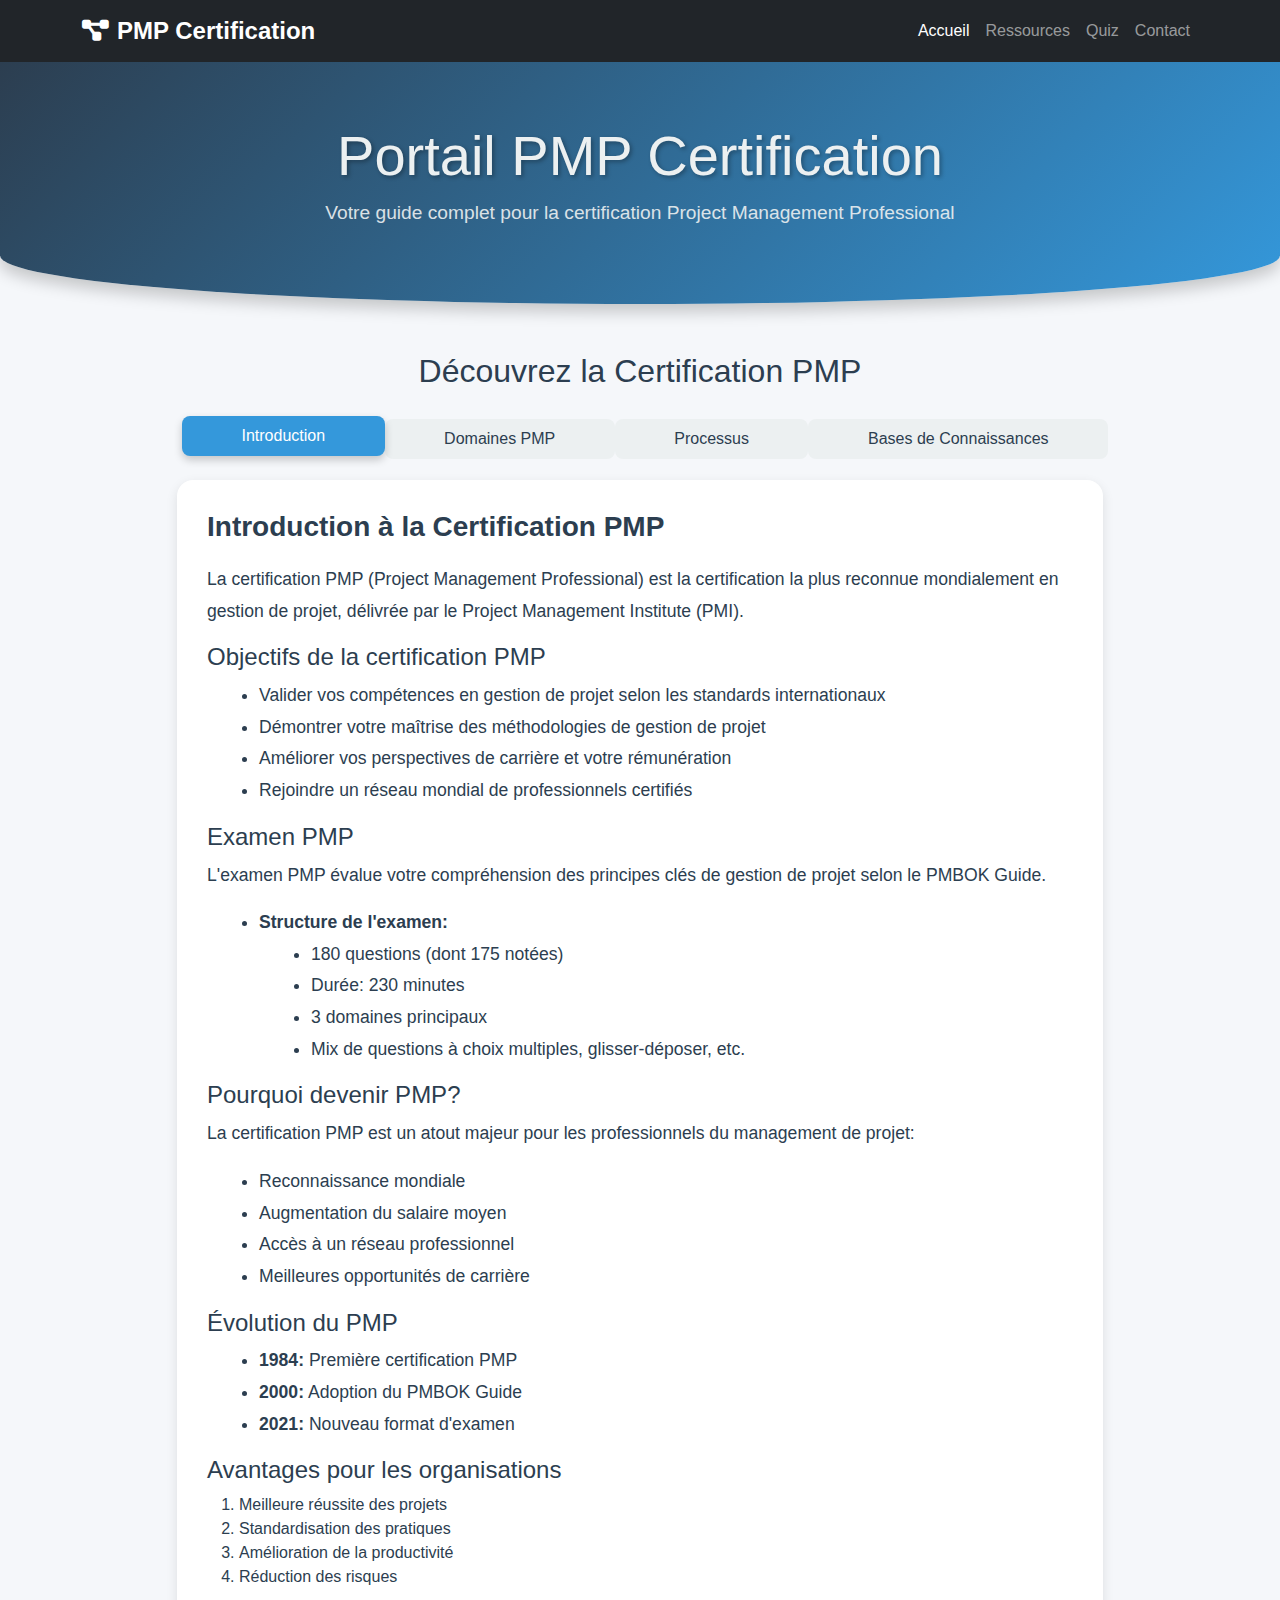
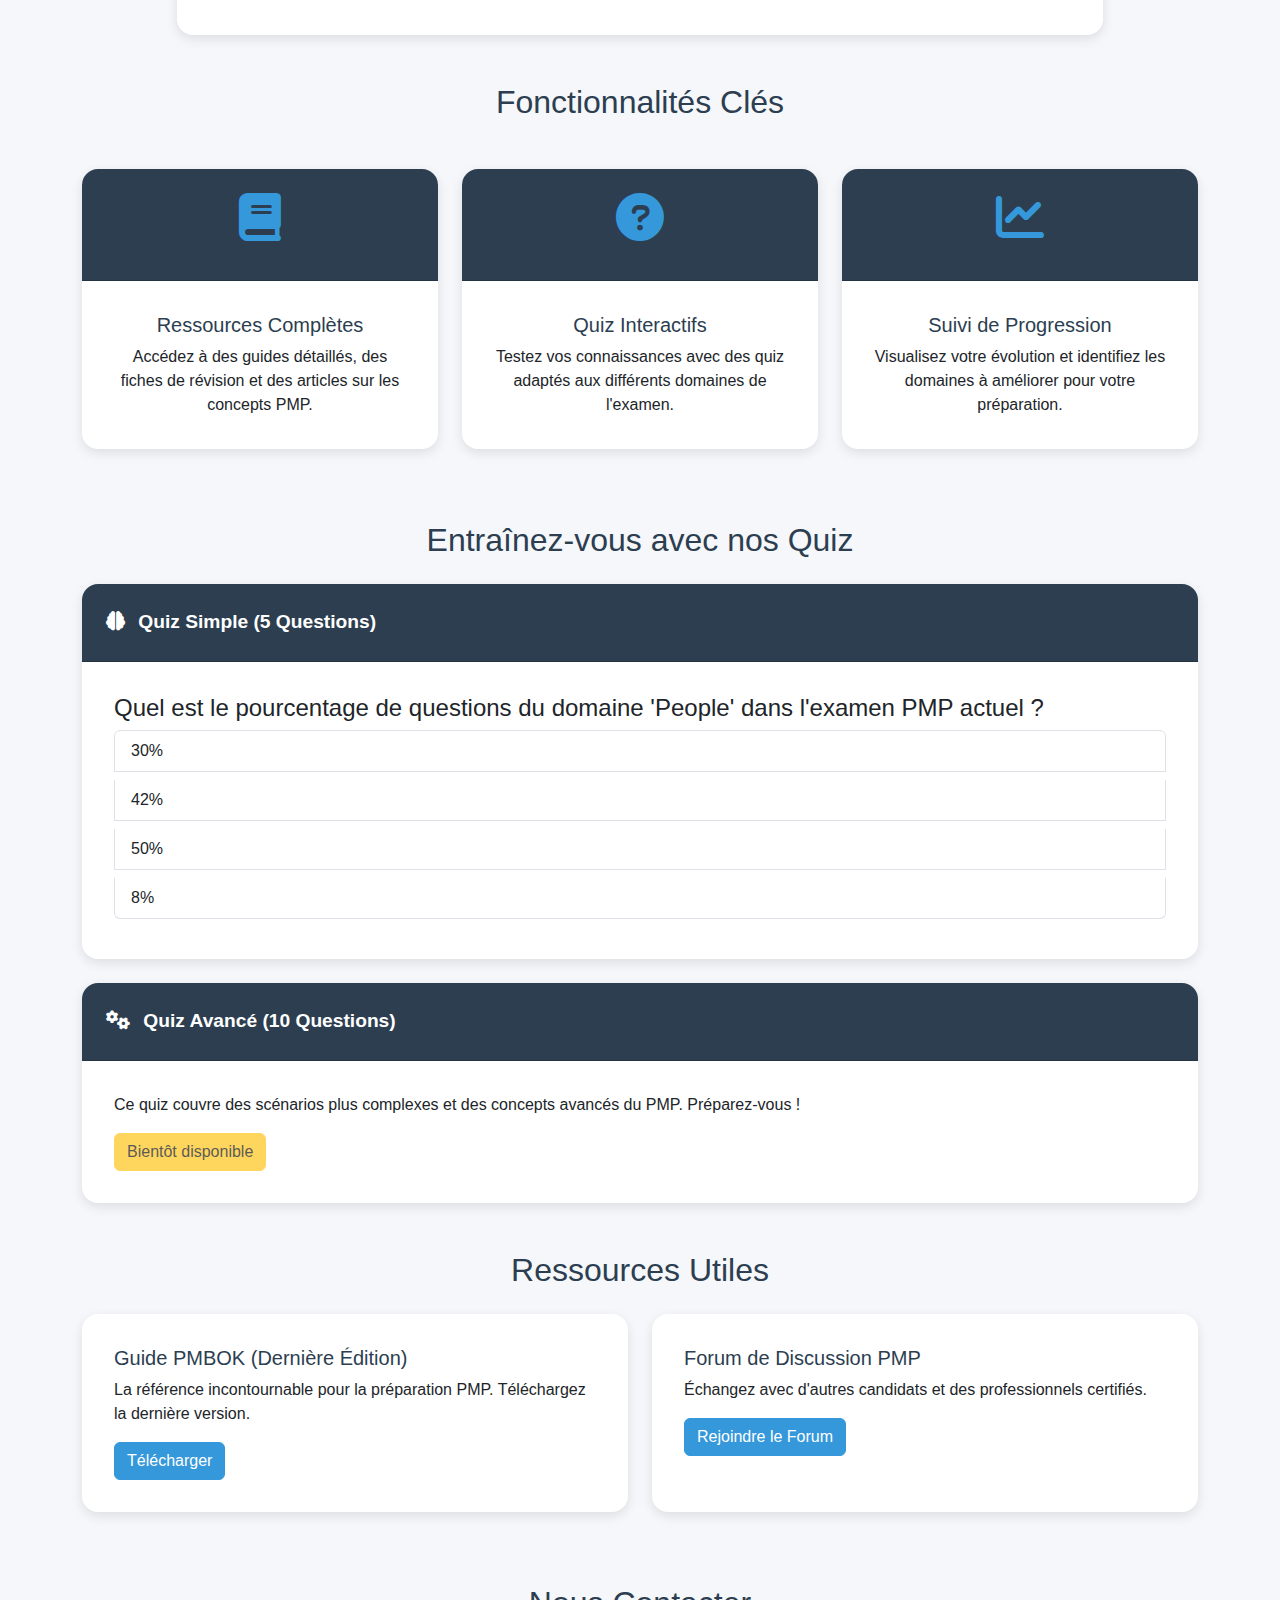
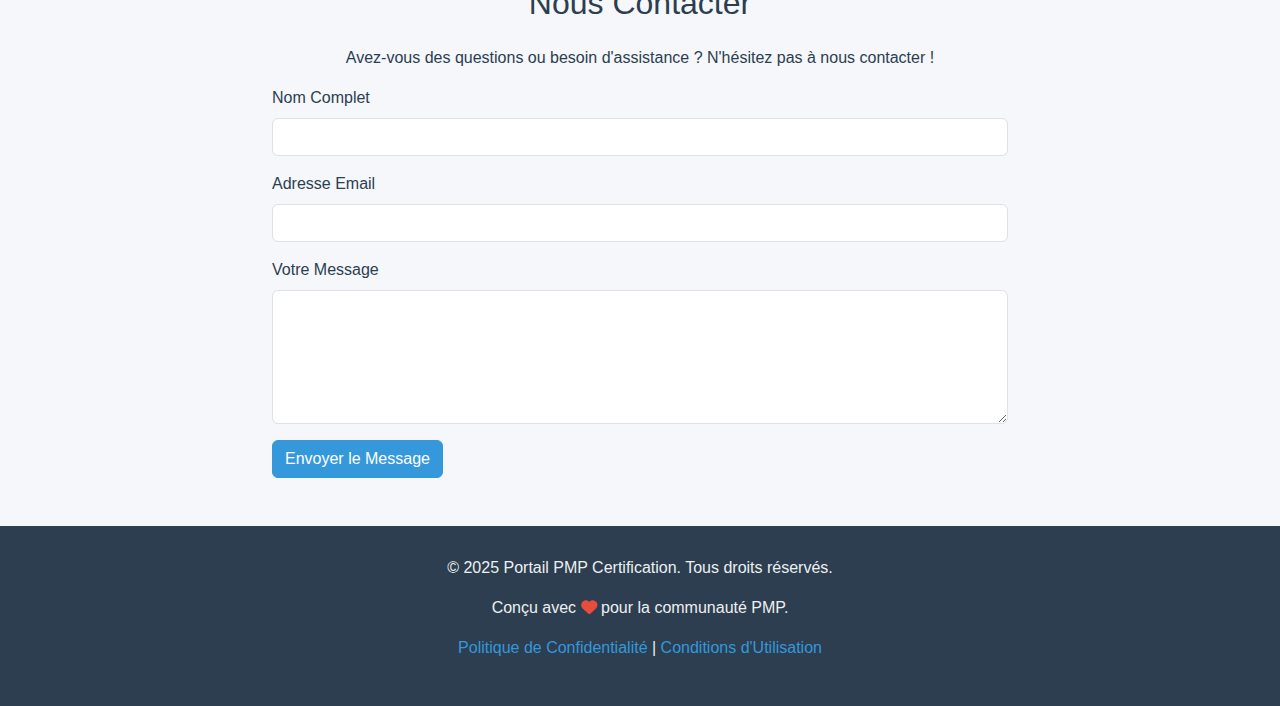
<file: PMP/indexV2.html>
<!DOCTYPE html>
<html lang="fr">
<head>
    <meta charset="UTF-8">
    <meta name="viewport" content="width=device-width, initial-scale=1.0">
    <title>Portail PMP Certification</title>
    <link href="https://cdn.jsdelivr.net/npm/bootstrap@5.3.0-alpha1/dist/css/bootstrap.min.css" rel="stylesheet">
    <link rel="stylesheet" href="https://cdnjs.cloudflare.com/ajax/libs/font-awesome/6.0.0/css/all.min.css">
    <style>
        :root {
            --primary-color: #2c3e50;
            --secondary-color: #3498db;
            --accent-color: #e74c3c;
            --light-color: #ecf0f1;
            --dark-color: #2c3e50;
        }
        
        body {
            font-family: 'Segoe UI', Tahoma, Geneva, Verdana, sans-serif;
            background-color: #f5f7fa;
            color: var(--dark-color);
        }
        
        .navbar-brand {
            font-weight: 700;
            font-size: 1.5rem;
        }
        
        .nav-link {
            font-weight: 500;
        }
        
        .dashboard-header {
            background: linear-gradient(135deg, var(--primary-color), var(--secondary-color));
            color: var(--light-color);
            padding: 60px 0;
            text-align: center;
            border-bottom-left-radius: 50% 20%;
            border-bottom-right-radius: 50% 20%;
            margin-bottom: 30px;
            box-shadow: 0 8px 16px rgba(0, 0, 0, 0.2);
        }
        
        .dashboard-header h1 {
            font-size: 3.5rem;
            margin-bottom: 10px;
            text-shadow: 2px 2px 4px rgba(0, 0, 0, 0.3);
        }
        
        .dashboard-header p {
            font-size: 1.2rem;
            opacity: 0.9;
        }
        
        .nav-pills .nav-link {
            color: var(--dark-color);
            background-color: var(--light-color);
            margin: 5px;
            border-radius: 0.5rem;
            transition: all 0.3s ease;
        }
        
        .nav-pills .nav-link.active {
            background-color: var(--secondary-color);
            color: white;
            transform: translateY(-3px);
            box-shadow: 0 4px 8px rgba(0, 0, 0, 0.2);
        }
        
        .card {
            border: none;
            border-radius: 1rem;
            box-shadow: 0 4px 12px rgba(0, 0, 0, 0.1);
            transition: transform 0.3s ease, box-shadow 0.3s ease;
            overflow: hidden;
            height: 100%;
        }
        
        .card:hover {
            transform: translateY(-5px);
            box-shadow: 0 8px 20px rgba(0, 0, 0, 0.15);
        }
        
        .card-header {
            background-color: var(--primary-color);
            color: white;
            font-weight: 600;
            font-size: 1.2rem;
            padding: 1.5rem;
            border-top-left-radius: 1rem;
            border-top-right-radius: 1rem;
        }
        
        .card-body {
            padding: 2rem;
        }
        
        .feature-icon {
            font-size: 3rem;
            color: var(--secondary-color);
            margin-bottom: 15px;
        }
        
        .progress {
            height: 25px;
            background-color: var(--light-color);
        }
        
        .progress-bar {
            background-color: var(--secondary-color);
            font-weight: bold;
        }
        
        .alert-success {
            background-color: #d4edda;
            color: #155724;
            border-color: #c3e6cb;
        }
        
        .alert-warning {
            background-color: #fff3cd;
            color: #856404;
            border-color: #ffeeba;
        }
        
        .btn-primary {
            background-color: var(--secondary-color);
            border-color: var(--secondary-color);
            transition: background-color 0.3s ease;
        }
        
        .btn-primary:hover {
            background-color: #287bbd;
            border-color: #287bbd;
        }
        
        footer {
            background-color: var(--primary-color);
            color: var(--light-color);
            padding: 30px 0;
            text-align: center;
            margin-top: 50px;
        }
        
        footer a {
            color: var(--secondary-color);
            text-decoration: none;
        }
        
        footer a:hover {
            text-decoration: underline;
        }
        
        .tab-content {
            background-color: white;
            padding: 30px;
            border-radius: 1rem;
            box-shadow: 0 4px 12px rgba(0, 0, 0, 0.1);
        }
        
        .tab-pane h3 {
            color: var(--primary-color);
            margin-bottom: 20px;
            font-weight: 600;
        }
        
        .tab-pane p,
        .tab-pane ul {
            font-size: 1.1rem;
            line-height: 1.8;
        }
        
        .tab-pane ul {
            list-style-type: disc;
            margin-left: 20px;
        }
        
        .tab-pane table {
            width: 100%;
            margin-top: 20px;
            border-collapse: collapse;
        }
        
        .tab-pane th,
        .tab-pane td {
            border: 1px solid #ddd;
            padding: 12px;
            text-align: left;
        }
        
        .tab-pane th {
            background-color: var(--primary-color);
            color: white;
            font-weight: 600;
        }
        
        .tab-pane tr:nth-child(even) {
            background-color: #f2f2f2;
        }
    </style>
</head>
<body>
    <nav class="navbar navbar-expand-lg navbar-dark bg-dark">
        <div class="container">
            <a class="navbar-brand" href="#">
                <i class="fas fa-project-diagram me-2"></i>PMP Certification
            </a>
            <button class="navbar-toggler" type="button" data-bs-toggle="collapse" data-bs-target="#navbarNav" aria-controls="navbarNav" aria-expanded="false" aria-label="Toggle navigation">
                <span class="navbar-toggler-icon"></span>
            </button>
            <div class="collapse navbar-collapse" id="navbarNav">
                <ul class="navbar-nav ms-auto">
                    <li class="nav-item">
                        <a class="nav-link active" aria-current="page" href="#dashboard">Accueil</a>
                    </li>
                    <li class="nav-item">
                        <a class="nav-link" href="#resources">Ressources</a>
                    </li>
                    <li class="nav-item">
                        <a class="nav-link" href="#quiz">Quiz</a>
                    </li>
                    <li class="nav-item">
                        <a class="nav-link" href="#contact">Contact</a>
                    </li>
                </ul>
            </div>
        </div>
    </nav>

    <header class="dashboard-header" id="dashboard">
        <div class="container">
            <h1>Portail PMP Certification</h1>
            <p>Votre guide complet pour la certification Project Management Professional</p>
        </div>
    </header>

    <main class="container my-5">
        <section id="overview" class="mb-5">
            <h2 class="text-center mb-4" style="color: var(--primary-color);">Découvrez la Certification PMP</h2>
            <div class="row justify-content-center mb-4">
                <div class="col-md-10">
                    <ul class="nav nav-pills nav-fill mb-3" id="pmpTabs" role="tablist">
                        <li class="nav-item" role="presentation">
                            <button class="nav-link active" id="intro-tab" data-bs-toggle="tab" data-bs-target="#intro" type="button" role="tab">Introduction</button>
                        </li>
                        <li class="nav-item" role="presentation">
                            <button class="nav-link" id="domains-tab" data-bs-toggle="tab" data-bs-target="#domains" type="button" role="tab">Domaines PMP</button>
                        </li>
                        <li class="nav-item" role="presentation">
                            <button class="nav-link" id="processes-tab" data-bs-toggle="tab" data-bs-target="#processes" type="button" role="tab">Processus</button>
                        </li>
                        <li class="nav-item" role="presentation">
                            <button class="nav-link" id="knowledge-tab" data-bs-toggle="tab" data-bs-target="#knowledge" type="button" role="tab">Bases de Connaissances</button>
                        </li>
                    </ul>
                    <div class="tab-content" id="pmpTabsContent">
                        <div class="tab-pane fade show active" id="intro" role="tabpanel" aria-labelledby="intro-tab">
                            <h3>Introduction à la Certification PMP</h3>
                            <p>La certification PMP (Project Management Professional) est la certification la plus reconnue mondialement en gestion de projet, délivrée par le Project Management Institute (PMI).</p>
                            <h4>Objectifs de la certification PMP</h4>
                            <ul>
                                <li>Valider vos compétences en gestion de projet selon les standards internationaux</li>
                                <li>Démontrer votre maîtrise des méthodologies de gestion de projet</li>
                                <li>Améliorer vos perspectives de carrière et votre rémunération</li>
                                <li>Rejoindre un réseau mondial de professionnels certifiés</li>
                            </ul>
                            <h4>Examen PMP</h4>
                            <p>L'examen PMP évalue votre compréhension des principes clés de gestion de projet selon le PMBOK Guide.</p>
                            <ul>
                                <li><strong>Structure de l'examen:</strong></li>
                                <ul>
                                    <li>180 questions (dont 175 notées)</li>
                                    <li>Durée: 230 minutes</li>
                                    <li>3 domaines principaux</li>
                                    <li>Mix de questions à choix multiples, glisser-déposer, etc.</li>
                                </ul>
                            </ul>
                            <h4>Pourquoi devenir PMP?</h4>
                            <p>La certification PMP est un atout majeur pour les professionnels du management de projet:</p>
                            <ul>
                                <li>Reconnaissance mondiale</li>
                                <li>Augmentation du salaire moyen</li>
                                <li>Accès à un réseau professionnel</li>
                                <li>Meilleures opportunités de carrière</li>
                            </ul>
                            <h4>Évolution du PMP</h4>
                            <ul>
                                <li><strong>1984:</strong> Première certification PMP</li>
                                <li><strong>2000:</strong> Adoption du PMBOK Guide</li>
                                <li><strong>2021:</strong> Nouveau format d'examen</li>
                            </ul>
                            <h4>Avantages pour les organisations</h4>
                            <ol>
                                <li>Meilleure réussite des projets</li>
                                <li>Standardisation des pratiques</li>
                                <li>Amélioration de la productivité</li>
                                <li>Réduction des risques</li>
                            </ol>
                        </div>
                        <div class="tab-pane fade" id="domains" role="tabpanel" aria-labelledby="domains-tab">
                            <h3>Les 3 Domaines de Performance du PMP</h3>
                            <p>L'examen PMP est structuré autour de trois domaines principaux qui couvrent l'ensemble du cycle de vie d'un projet.</p>
                            <ul>
                                <li>
                                    <h4>PEOPLE (42%)</h4>
                                    <p>Compétences liées à la gestion des parties prenantes et des équipes projet.</p>
                                    <ul>
                                        <li>Leadership d'équipe</li>
                                        <li>Gestion des conflits</li>
                                        <li>Communication efficace</li>
                                        <li>Engagement des parties prenantes</li>
                                    </ul>
                                </li>
                                <li>
                                    <h4>PROCESS (50%)</h4>
                                    <p>Aspects techniques de la gestion de projet selon les processus du PMBOK.</p>
                                    <ul>
                                        <li>Planification du projet</li>
                                        <li>Gestion des risques</li>
                                        <li>Contrôle des coûts</li>
                                        <li>Suivi des délais</li>
                                    </ul>
                                </li>
                                <li>
                                    <h4>BUSINESS ENVIRONMENT (8%)</h4>
                                    <p>Alignement du projet avec la stratégie globale de l'organisation.</p>
                                    <ul>
                                        <li>Analyse des besoins business</li>
                                        <li>Gestion du changement organisationnel</li>
                                        <li>Compliance et réglementation</li>
                                    </ul>
                                </li>
                            </ul>
                        </div>
                        <div class="tab-pane fade" id="processes" role="tabpanel" aria-labelledby="processes-tab">
                            <h3>Les 49 Processus de Gestion de Projet</h3>
                            <p>Le PMBOK Guide définit 49 processus répartis en 5 groupes de processus et 10 domaines de connaissances.</p>

                            <h4>Tableau des processus par groupe et domaine</h4>
                            <table>
                                <thead>
                                    <tr>
                                        <th>Domaines de Connaissances</th>
                                        <th>Initiating</th>
                                        <th>Planning</th>
                                        <th>Executing</th>
                                        <th>Monitoring & Controlling</th>
                                        <th>Closing</th>
                                    </tr>
                                </thead>
                                <tbody>
                                    <tr>
                                        <td>Integration</td>
                                        <td>Develop Project Charter</td>
                                        <td>Develop Project Management Plan</td>
                                        <td>Direct and Manage Project Work</td>
                                        <td>Monitor and Control Project Work, Perform Integrated Change Control</td>
                                        <td>Close Project or Phase</td>
                                    </tr>
                                    <tr>
                                        <td>Scope</td>
                                        <td>-</td>
                                        <td>Plan Scope Management, Collect Requirements, Define Scope, Create WBS</td>
                                        <td>-</td>
                                        <td>Validate Scope, Control Scope</td>
                                        <td>-</td>
                                    </tr>
                                    <tr>
                                        <td>Schedule</td>
                                        <td>-</td>
                                        <td>Plan Schedule Management, Define Activities, Sequence Activities, Estimate Activity Durations, Develop Schedule</td>
                                        <td>-</td>
                                        <td>Control Schedule</td>
                                        <td>-</td>
                                    </tr>
                                    <tr>
                                        <td>Cost</td>
                                        <td>-</td>
                                        <td>Plan Cost Management, Estimate Costs, Determine Budget</td>
                                        <td>-</td>
                                        <td>Control Costs</td>
                                        <td>-</td>
                                    </tr>
                                    <tr>
                                        <td>Quality</td>
                                        <td>-</td>
                                        <td>Plan Quality Management</td>
                                        <td>Manage Quality</td>
                                        <td>Control Quality</td>
                                        <td>-</td>
                                    </tr>
                                    <tr>
                                        <td>Resources</td>
                                        <td>-</td>
                                        <td>Plan Resource Management, Estimate Activity Resources</td>
                                        <td>Acquire Resources, Develop Team, Manage Team</td>
                                        <td>Control Resources</td>
                                        <td>-</td>
                                    </tr>
                                    <tr>
                                        <td>Communications</td>
                                        <td>-</td>
                                        <td>Plan Communications Management</td>
                                        <td>Manage Communications</td>
                                        <td>Monitor Communications</td>
                                        <td>-</td>
                                    </tr>
                                    <tr>
                                        <td>Risk</td>
                                        <td>-</td>
                                        <td>Plan Risk Management, Identify Risks, Perform Qualitative Risk Analysis, Perform Quantitative Risk Analysis, Plan Risk Responses</td>
                                        <td>Implement Risk Responses</td>
                                        <td>Monitor Risks</td>
                                        <td>-</td>
                                    </tr>
                                    <tr>
                                        <td>Procurement</td>
                                        <td>-</td>
                                        <td>Plan Procurement Management</td>
                                        <td>Conduct Procurements</td>
                                        <td>Control Procurements</td>
                                        <td>-</td>
                                    </tr>
                                    <tr>
                                        <td>Stakeholders</td>
                                        <td>Identify Stakeholders</td>
                                        <td>Plan Stakeholder Engagement</td>
                                        <td>Manage Stakeholder Engagement</td>
                                        <td>Monitor Stakeholder Engagement</td>
                                        <td>-</td>
                                    </tr>
                                </tbody>
                            </table>

                            <h4>Groupes de Processus</h4>
                            <ol>
                                <li><strong>Initiating:</strong> Définir le nouveau projet ou phase</li>
                                <li><strong>Planning:</strong> Établir le périmètre, affiner les objectifs</li>
                                <li><strong>Executing:</strong> Mettre en œuvre le plan</li>
                                <li><strong>Monitoring & Controlling:</strong> Suivre, examiner et réguler</li>
                                <li><strong>Closing:</strong> Finaliser toutes les activités</li>
                            </ol>

                            <h4>Domaines de Connaissances</h4>
                            <ul>
                                <li>Integration</li>
                                <li>Scope</li>
                                <li>Schedule</li>
                                <li>Cost</li>
                                <li>Quality</li>
                                <li>Resources</li>
                                <li>Communications</li>
                                <li>Risk</li>
                                <li>Procurement</li>
                                <li>Stakeholders</li>
                            </ul>
                        </div>
                        <div class="tab-pane fade" id="knowledge" role="tabpanel" aria-labelledby="knowledge-tab">
                            <h3>Bases de Connaissances PMP</h3>
                            <p>Les concepts essentiels à maîtriser pour réussir l'examen PMP.</p>
                            <ul>
                                <li>
                                    <h4>Triangle des Contraintes</h4>
                                    <p>Également appelé "Triple Contrainte", il représente les trois principales variables d'un projet :</p>
                                    <ul>
                                        <li><strong>Scope:</strong> Périmètre du projet</li>
                                        <li><strong>Time:</strong> Délais et échéances</li>
                                        <li><strong>Cost:</strong> Budget et ressources</li>
                                    </ul>
                                    <p>Toute modification d'une contrainte affecte les deux autres.</p>
                                </li>
                                <li>
                                    <h4>Cycle de Vie du Projet</h4>
                                    <p>Les phases typiques d'un projet :</p>
                                    <ol>
                                        <li>Démarrage</li>
                                        <li>Planification</li>
                                        <li>Exécution</li>
                                        <li>Surveillance et contrôle</li>
                                        <li>Clôture</li>
                                    </ol>
                                    <p>Chaque phase a des objectifs et livrables spécifiques.</p>
                                </li>
                                <li>
                                    <h4>Parties Prenantes</h4>
                                    <p>Individus ou organisations impactés par le projet :</p>
                                    <ul>
                                        <li>Client</li>
                                        <li>Équipe projet</li>
                                        <li>Sponsor</li>
                                        <li>Fournisseurs</li>
                                    </ul>
                                    <p>L'identification et la gestion des parties prenantes sont cruciales.</p>
                                </li>
                                <li>
                                    <h4>Gestion des Risques</h4>
                                    <p>Processus pour identifier, analyser et répondre aux risques :</p>
                                    <ul>
                                        <li>Identification des risques</li>
                                        <li>Analyse qualitative/quantitative</li>
                                        <li>Plan de réponse</li>
                                        <li>Surveillance</li>
                                    </ul>
                                </li>
                                <li>
                                    <h4>WBS (Work Breakdown Structure)</h4>
                                    <p>Décomposition hiérarchique du travail :</p>
                                    <ul>
                                        <li>Divise le projet en éléments gérables</li>
                                        <li>Base pour l'estimation et le planning</li>
                                        <li>Niveaux : Projet > Lots de travail > Packages de travail > Activités</li>
                                    </ul>
                                </li>
                                <li>
                                    <h4>Méthodes Agile</h4>
                                    <p>Approches itératives et adaptatives :</p>
                                    <ul>
                                        <li>Scrum</li>
                                        <li>Kanban</li>
                                        <li>Lean</li>
                                        <li>Extreme Programming</li>
                                    </ul>
                                    <p>De plus en plus présentes dans l'examen PMP.</p>
                                </li>
                            </ul>
                        </div>
                    </div>
                </div>
            </div>
        </section>

        <section id="key-features" class="mb-5">
            <h2 class="text-center mb-5" style="color: var(--primary-color);">Fonctionnalités Clés</h2>
            <div class="row text-center">
                <div class="col-md-4 mb-4">
                    <div class="card">
                        <div class="card-header">
                            <i class="fas fa-book feature-icon"></i>
                        </div>
                        <div class="card-body">
                            <h5 class="card-title" style="color: var(--primary-color);">Ressources Complètes</h5>
                            <p class="card-text">Accédez à des guides détaillés, des fiches de révision et des articles sur les concepts PMP.</p>
                        </div>
                    </div>
                </div>
                <div class="col-md-4 mb-4">
                    <div class="card">
                        <div class="card-header">
                            <i class="fas fa-question-circle feature-icon"></i>
                        </div>
                        <div class="card-body">
                            <h5 class="card-title" style="color: var(--primary-color);">Quiz Interactifs</h5>
                            <p class="card-text">Testez vos connaissances avec des quiz adaptés aux différents domaines de l'examen.</p>
                        </div>
                    </div>
                </div>
                <div class="col-md-4 mb-4">
                    <div class="card">
                        <div class="card-header">
                            <i class="fas fa-chart-line feature-icon"></i>
                        </div>
                        <div class="card-body">
                            <h5 class="card-title" style="color: var(--primary-color);">Suivi de Progression</h5>
                            <p class="card-text">Visualisez votre évolution et identifiez les domaines à améliorer pour votre préparation.</p>
                        </div>
                    </div>
                </div>
            </div>
        </section>

        <section id="quiz" class="mb-5">
            <h2 class="text-center mb-4" style="color: var(--primary-color);">Entraînez-vous avec nos Quiz</h2>

            <div class="card mb-4">
                <div class="card-header">
                    <i class="fas fa-brain me-2"></i> Quiz Simple (5 Questions)
                </div>
                <div class="card-body">
                    <div id="quizSimpleContainer">
                        <h4 id="quizSimpleQuestion">Question ici ?</h4>
                        <div id="quizSimpleOptions" class="list-group">
                            </div>
                        <button id="nextSimpleQuestionBtn" class="btn btn-primary mt-3">Question Suivante</button>
                    </div>
                    <div id="quizSimpleResults" style="display:none;">
                        <h4>Vos Résultats du Quiz Simple</h4>
                        <p>Score : <span id="finalSimpleScore"></span> / <span id="totalSimpleQuestions"></span></p>
                        <div class="progress mb-3">
                            <div id="progressBarSimpleScore" class="progress-bar" role="progressbar" style="width: 0%;" aria-valuenow="0" aria-valuemin="0" aria-valuemax="100"></div>
                        </div>
                        <div id="recommendationsSimple" class="alert mt-4" role="alert">
                            </div>
                        <button id="retakeSimpleQuizBtn" class="btn btn-secondary mt-3">Refaire le Quiz</button>
                        <button id="restartSimpleQuizBtn" class="btn btn-danger mt-3">Recommencer</button>
                    </div>
                </div>
            </div>

            <div class="card">
                <div class="card-header">
                    <i class="fas fa-cogs me-2"></i> Quiz Avancé (10 Questions)
                </div>
                <div class="card-body">
                    <p>Ce quiz couvre des scénarios plus complexes et des concepts avancés du PMP. Préparez-vous !</p>
                    <button class="btn btn-warning" disabled>Bientôt disponible</button>
                </div>
            </div>
        </section>

        <section id="resources" class="mb-5">
            <h2 class="text-center mb-4" style="color: var(--primary-color);">Ressources Utiles</h2>
            <div class="row">
                <div class="col-md-6 mb-4">
                    <div class="card">
                        <div class="card-body">
                            <h5 class="card-title" style="color: var(--primary-color);">Guide PMBOK (Dernière Édition)</h5>
                            <p class="card-text">La référence incontournable pour la préparation PMP. Téléchargez la dernière version.</p>
                            <a href="#" class="btn btn-primary">Télécharger</a>
                        </div>
                    </div>
                </div>
                <div class="col-md-6 mb-4">
                    <div class="card">
                        <div class="card-body">
                            <h5 class="card-title" style="color: var(--primary-color);">Forum de Discussion PMP</h5>
                            <p class="card-text">Échangez avec d'autres candidats et des professionnels certifiés.</p>
                            <a href="#" class="btn btn-primary">Rejoindre le Forum</a>
                        </div>
                    </div>
                </div>
            </div>
        </section>

        <section id="contact">
            <h2 class="text-center mb-4" style="color: var(--primary-color);">Nous Contacter</h2>
            <p class="text-center">Avez-vous des questions ou besoin d'assistance ? N'hésitez pas à nous contacter !</p>
            <div class="row justify-content-center">
                <div class="col-md-8">
                    <form>
                        <div class="mb-3">
                            <label for="name" class="form-label">Nom Complet</label>
                            <input type="text" class="form-control" id="name" required>
                        </div>
                        <div class="mb-3">
                            <label for="email" class="form-label">Adresse Email</label>
                            <input type="email" class="form-control" id="email" required>
                        </div>
                        <div class="mb-3">
                            <label for="message" class="form-label">Votre Message</label>
                            <textarea class="form-control" id="message" rows="5" required></textarea>
                        </div>
                        <button type="submit" class="btn btn-primary">Envoyer le Message</button>
                    </form>
                </div>
            </div>
        </section>
    </main>

    <footer class="mt-5">
        <div class="container">
            <p>&copy; 2025 Portail PMP Certification. Tous droits réservés.</p>
            <p>Conçu avec <i class="fas fa-heart" style="color: var(--accent-color);"></i> pour la communauté PMP.</p>
            <p>
                <a href="#">Politique de Confidentialité</a> | 
                <a href="#">Conditions d'Utilisation</a>
            </p>
        </div>
    </footer>

    <script src="https://cdn.jsdelivr.net/npm/bootstrap@5.3.0-alpha1/dist/js/bootstrap.bundle.min.js"></script>
    <script>
        const quizSimpleQuestions = [
            {
                question: "Quel est le pourcentage de questions du domaine 'People' dans l'examen PMP actuel ?",
                options: ["30%", "42%", "50%", "8%"],
                answer: "42%"
            },
            {
                question: "Quel document autorise formellement l'existence d'un projet ?",
                options: ["Plan de gestion de projet", "Charte de projet", "Énoncé du périmètre du projet", "Registre des risques"],
                answer: "Charte de projet"
            },
            {
                question: "Combien de groupes de processus sont définis dans le PMBOK Guide ?",
                options: ["4", "5", "6", "10"],
                answer: "5"
            },
            {
                question: "Quelle est la durée de l'examen PMP ?",
                options: ["180 minutes", "200 minutes", "230 minutes", "240 minutes"],
                answer: "230 minutes"
            },
            {
                question: "Parmi les éléments suivants, lequel fait partie du 'Triple Contrainte' d'un projet ?",
                options: ["Risque", "Communication", "Qualité", "Périmètre"],
                answer: "Périmètre"
            }
        ];

        let currentQuizSimpleQuestionIndex = 0;
        let quizSimpleScore = 0;

        const quizSimpleContainer = document.getElementById('quizSimpleContainer');
        const quizSimpleQuestion = document.getElementById('quizSimpleQuestion');
        const quizSimpleOptions = document.getElementById('quizSimpleOptions');
        const nextSimpleQuestionBtn = document.getElementById('nextSimpleQuestionBtn');
        const quizSimpleResults = document.getElementById('quizSimpleResults');
        const finalSimpleScore = document.getElementById('finalSimpleScore');
        const totalSimpleQuestions = document.getElementById('totalSimpleQuestions');
        const progressBarSimpleScore = document.getElementById('progressBarSimpleScore');
        const recommendationsSimple = document.getElementById('recommendationsSimple');
        const retakeSimpleQuizBtn = document.getElementById('retakeSimpleQuizBtn');
        const restartSimpleQuizBtn = document.getElementById('restartSimpleQuizBtn');

        function loadQuizSimpleQuestion() {
            if (currentQuizSimpleQuestionIndex < quizSimpleQuestions.length) {
                const currentQuestion = quizSimpleQuestions[currentQuizSimpleQuestionIndex];
                quizSimpleQuestion.textContent = currentQuestion.question;
                quizSimpleOptions.innerHTML = '';
                currentQuestion.options.forEach(option => {
                    const button = document.createElement('button');
                    button.type = 'button';
                    button.className = 'list-group-item list-group-item-action mb-2';
                    button.textContent = option;
                    button.onclick = () => selectSimpleOption(option, currentQuestion.answer);
                    quizSimpleOptions.appendChild(button);
                });
                nextSimpleQuestionBtn.style.display = 'none'; // Hide next button until an option is selected
            } else {
                showQuizSimpleResults();
            }
        }

        function selectSimpleOption(selectedOption, correctAnswer) {
            // Disable all options once one is selected
            Array.from(quizSimpleOptions.children).forEach(button => {
                button.disabled = true;
                if (button.textContent === correctAnswer) {
                    button.classList.add('list-group-item-success');
                } else if (button.textContent === selectedOption) {
                    button.classList.add('list-group-item-danger');
                }
            });

            if (selectedOption === correctAnswer) {
                quizSimpleScore++;
            }
            nextSimpleQuestionBtn.style.display = 'block'; // Show next button
        }

        function showNextQuizSimpleQuestion() {
            currentQuizSimpleQuestionIndex++;
            loadQuizSimpleQuestion();
        }

        function showQuizSimpleResults() {
            quizSimpleContainer.style.display = 'none';
            quizSimpleResults.style.display = 'block';
            finalSimpleScore.textContent = quizSimpleScore;
            totalSimpleQuestions.textContent = quizSimpleQuestions.length;

            const percentage = (quizSimpleScore / quizSimpleQuestions.length) * 100;
            progressBarSimpleScore.style.width = percentage + '%';
            progressBarSimpleScore.setAttribute('aria-valuenow', percentage);

            if (percentage >= 80) {
                recommendationsSimple.className = 'alert mt-4 alert-success';
                recommendationsSimple.innerHTML = `<h5><i class="fas fa-trophy me-2"></i>Excellent !</h5><p>Vous avez atteint l'objectif de 80% ! Votre maîtrise des fondamentaux est bonne.</p>`;
            } else {
                recommendationsSimple.className = 'alert mt-4 alert-warning';
                recommendationsSimple.innerHTML = `<h5><i class="fas fa-lightbulb me-2"></i>Besoin de revoir !</h5><p>Ciblez les domaines où vous avez rencontré des difficultés. Continuez à vous entraîner !</p>`;
            }
        }

        function resetQuizSimple() {
            currentQuizSimpleQuestionIndex = 0;
            quizSimpleScore = 0;
            quizSimpleContainer.style.display = 'block';
            quizSimpleResults.style.display = 'none';
            loadQuizSimpleQuestion();
        }

        // Event Listeners for Quiz Simple
        nextSimpleQuestionBtn.addEventListener('click', showNextQuizSimpleQuestion);
        retakeSimpleQuizBtn.addEventListener('click', resetQuizSimple);
        restartSimpleQuizBtn.addEventListener('click', resetQuizSimple);

        // Initial load
        loadQuizSimpleQuestion();
    </script>
</body>
</html>
</file>
